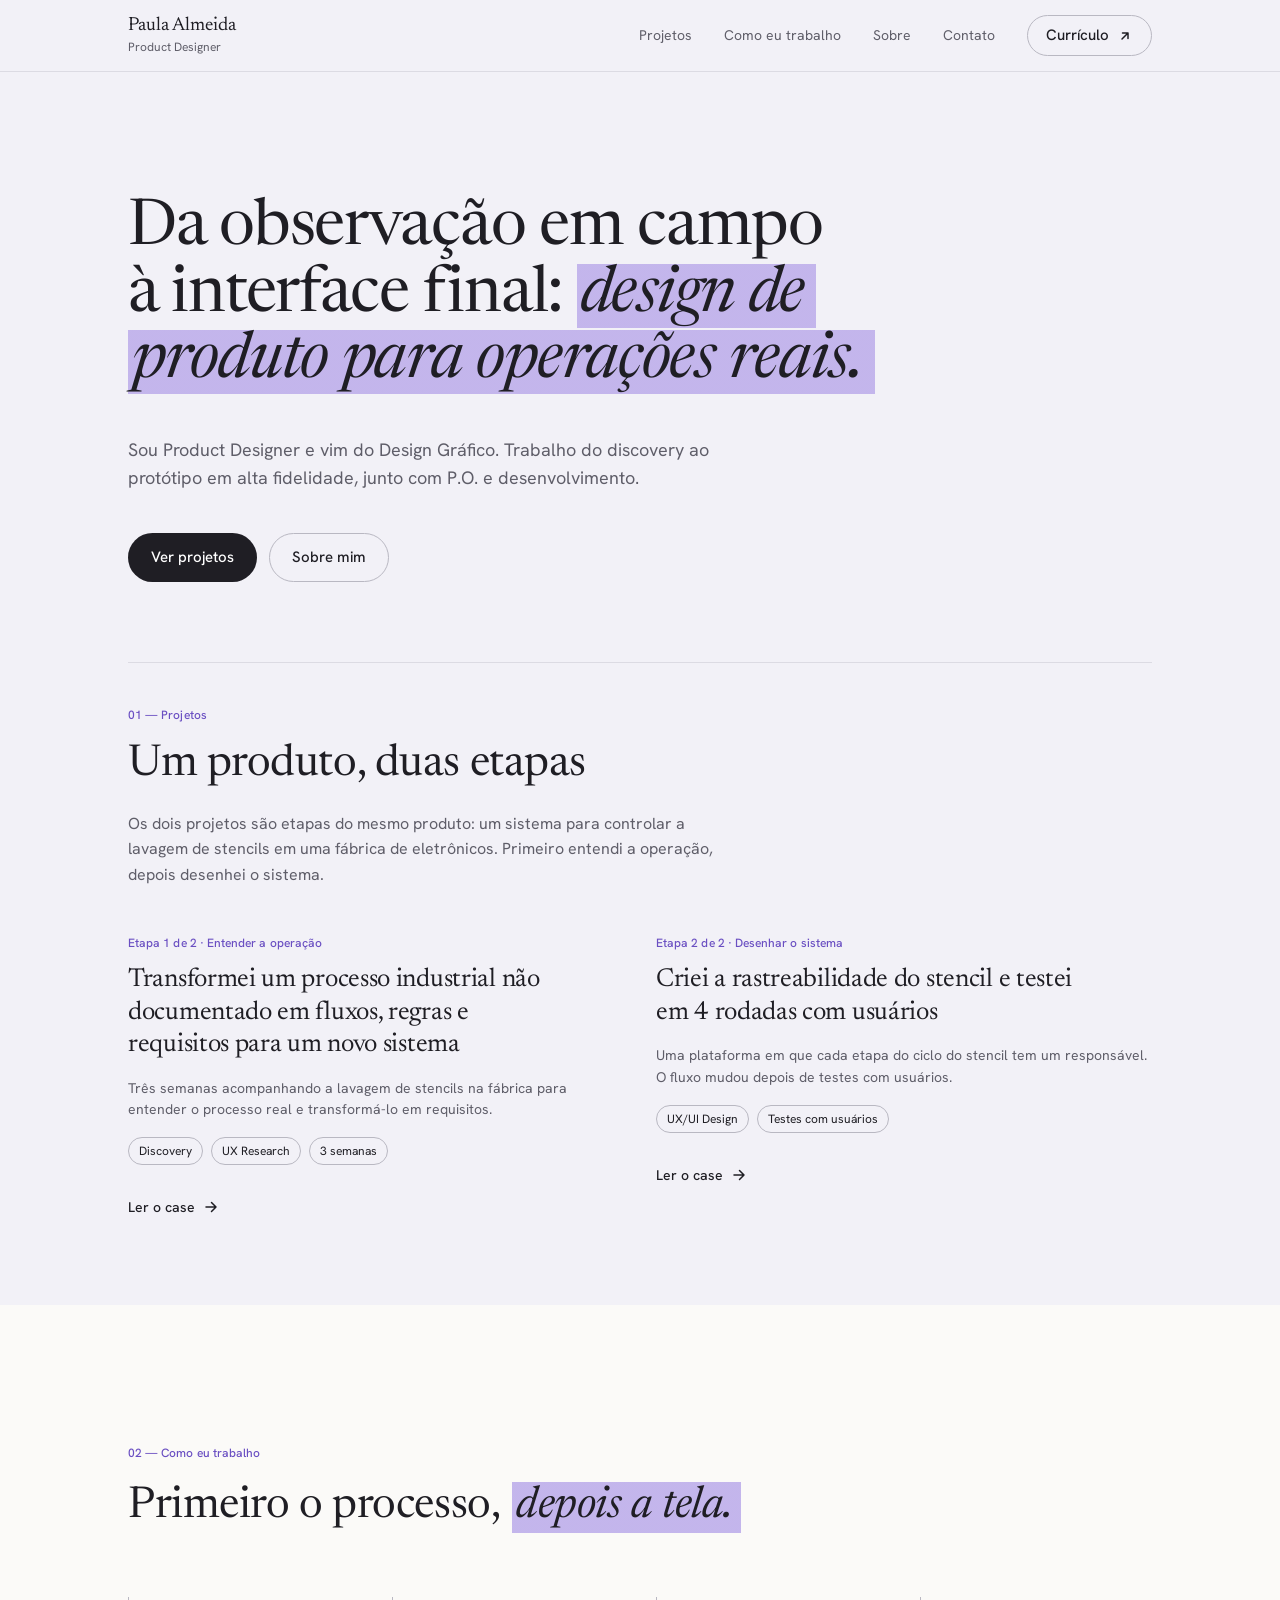
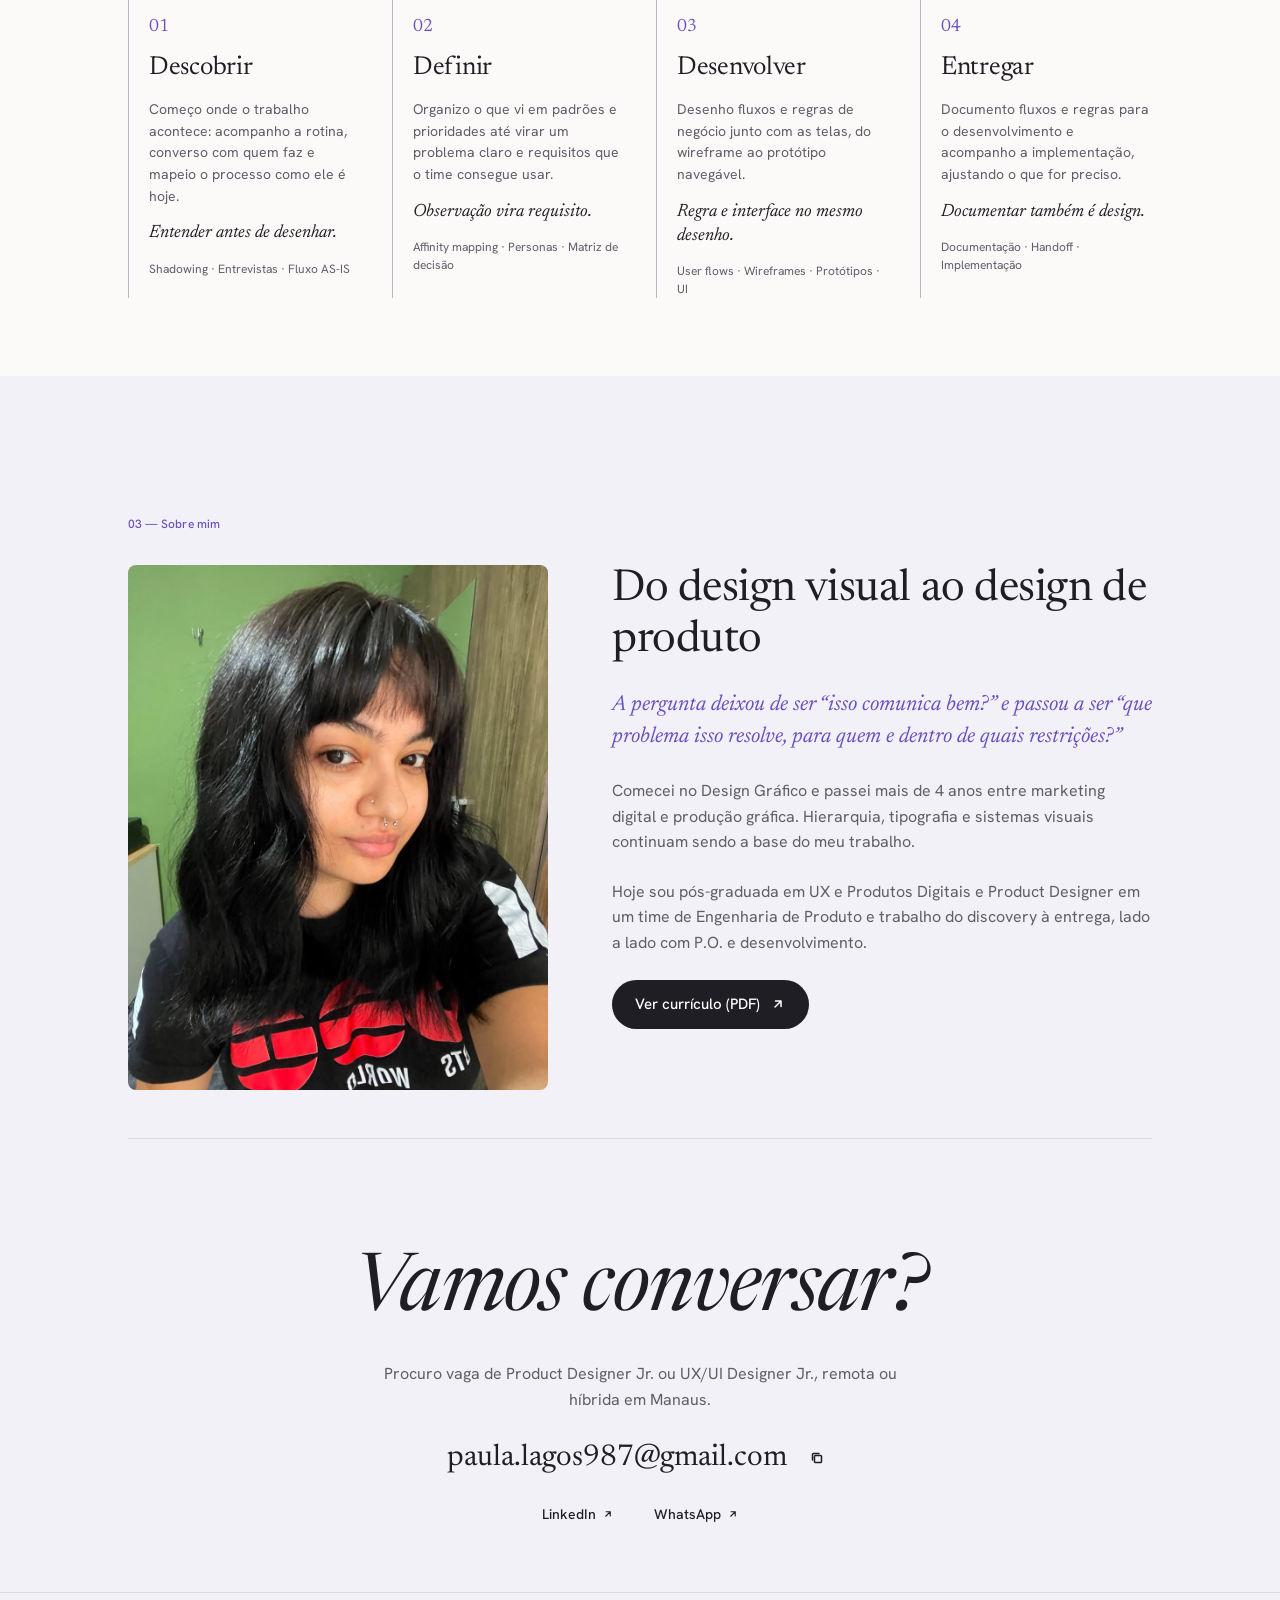
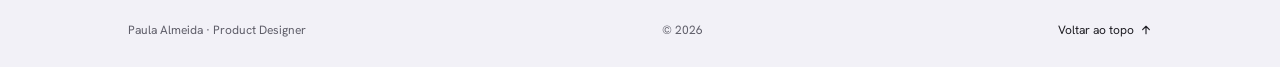
<file: index.html>
<!doctype html>
<html lang="pt-BR">
<head>
  <meta charset="utf-8">
  <meta name="viewport" content="width=device-width, initial-scale=1">
  <title>Paula Almeida · Product Designer</title>
  <meta name="description" content="Portfólio de Paula Almeida, Product Designer: do discovery ao protótipo em alta fidelidade.">
  <link rel="preconnect" href="https://fonts.googleapis.com">
  <link rel="preconnect" href="https://fonts.gstatic.com" crossorigin>
  <link href="https://fonts.googleapis.com/css2?family=Hanken+Grotesk:wght@400;500&family=Newsreader:ital,wght@0,400;1,400&display=swap" rel="stylesheet">
  <script>document.documentElement.classList.add('js');</script>
  <link rel="stylesheet" href="css/styles.css">
</head>
<body>

  <div class="site-header-wrap">
  <header class="site-header">
    <a class="brand" href="#topo" aria-label="Paula Almeida, Product Designer">
      <span class="brand__name">Paula Almeida</span>
      <span class="brand__role">Product Designer</span>
    </a>

    <nav class="nav" id="site-nav" aria-label="Principal">
      <a href="#projetos">Projetos</a>
      <a href="#como-eu-trabalho">Como eu trabalho</a>
      <a href="#sobre">Sobre</a>
      <a href="#contato">Contato</a>
      <a class="btn btn--outline btn--small" id="resume-link" href="https://fax-slaw-64623266.figma.site/" target="_blank" rel="noopener noreferrer">
        Currículo
        <img src="assets/icons/desktop-cv-small.svg" alt="" width="16" height="16" aria-hidden="true">
      </a>
    </nav>

    <button class="menu-toggle" type="button" aria-controls="site-nav" aria-expanded="false" aria-label="Abrir menu">
      <img src="assets/icons/mobile-menu.svg" alt="" width="16" height="16" aria-hidden="true">
    </button>
  </header>
  </div>

  <main id="topo">

    <section class="hero" aria-labelledby="hero-title">
      <h1 class="hero__title" id="hero-title">Da observação em<br class="br-mobile"> campo<br class="br-desktop"> à interface<br class="br-mobile"> final: <span class="highlight">design de</span><br> <span class="highlight">produto para<br class="br-mobile"> operações reais.</span></h1>

      <p class="hero__lead">Sou Product Designer e vim do Design Gráfico. Trabalho do discovery ao protótipo em alta fidelidade, junto com P.O. e desenvolvimento.</p>

      <div class="cta-group">
        <a class="btn btn--primary" href="#projetos">Ver projetos</a>
        <a class="btn btn--outline" href="#sobre">Sobre mim</a>
      </div>
    </section>

    <section class="projects" id="projetos" aria-labelledby="projetos-title">
      <div class="projects__inner">
        <p class="eyebrow">01 — Projetos</p>
        <h2 class="section-title" id="projetos-title">Um produto, duas etapas</h2>
        <p class="section-lead">Os dois projetos são etapas do mesmo produto: um sistema para controlar a lavagem de stencils em uma fábrica de eletrônicos. Primeiro entendi a operação, depois desenhei o sistema.</p>

        <div class="cards">
          <article class="project-card">
            <div class="project-card__media" role="img" aria-label="[Imagem do projeto — fluxo AS-IS ou foto de campo]">
              <span>[Imagem do projeto — fluxo AS-IS ou foto de campo]</span>
            </div>
            <p class="eyebrow eyebrow--sm">Etapa 1 de 2 · Entender a operação</p>
            <h3 class="card-title"><a class="card-title__link" href="cases/case-1.html">Transformei um processo industrial não documentado em fluxos, regras e requisitos para um novo sistema</a></h3>
            <p class="card-text">Três semanas acompanhando a lavagem de stencils na fábrica para entender o processo real e transformá-lo em requisitos.</p>
            <ul class="tags" aria-label="Tags">
              <li class="tag">Discovery</li>
              <li class="tag">UX Research</li>
              <li class="tag">3 semanas</li>
            </ul>
            <a class="link-arrow" href="cases/case-1.html">
              Ler o case
              <img src="assets/icons/desktop-arrow-right.svg" alt="" width="16" height="16" aria-hidden="true">
            </a>
          </article>

          <article class="project-card">
            <div class="project-card__media" role="img" aria-label="[Imagem do projeto — tela do Dashboard em alta fidelidade]">
              <span>[Imagem do projeto — tela do Dashboard em alta fidelidade]</span>
            </div>
            <p class="eyebrow eyebrow--sm">Etapa 2 de 2 · Desenhar o sistema</p>
            <h3 class="card-title"><a class="card-title__link" href="cases/case-2.html">Criei a rastreabilidade do stencil e testei em 4 rodadas com usuários</a></h3>
            <p class="card-text">Uma plataforma em que cada etapa do ciclo do stencil tem um responsável. O fluxo mudou depois de testes com usuários.</p>
            <ul class="tags" aria-label="Tags">
              <li class="tag">UX/UI Design</li>
              <li class="tag">Testes com usuários</li>
            </ul>
            <a class="link-arrow" href="cases/case-2.html">
              Ler o case
              <img src="assets/icons/desktop-arrow-right.svg" alt="" width="16" height="16" aria-hidden="true">
            </a>
          </article>
        </div>
      </div>
    </section>

    <section class="process" id="como-eu-trabalho" aria-labelledby="process-title">
      <p class="eyebrow">02 — Como eu trabalho</p>
      <h2 class="section-title section-title--process" id="process-title">
        Primeiro o processo,
        <span class="highlight highlight--process">depois a tela.</span>
      </h2>

      <ol class="steps">
        <li class="step">
          <p class="step__number">01</p>
          <h3 class="step__title">Descobrir</h3>
          <p class="step__desc">Começo onde o trabalho acontece: acompanho a rotina, converso com quem faz e mapeio o processo como ele é hoje.</p>
          <p class="step__motto">Entender antes de desenhar.</p>
          <p class="step__methods">Shadowing · Entrevistas · Fluxo AS-IS</p>
        </li>
        <li class="step">
          <p class="step__number">02</p>
          <h3 class="step__title">Definir</h3>
          <p class="step__desc">Organizo o que vi em padrões e prioridades até virar um problema claro e requisitos que o time consegue usar.</p>
          <p class="step__motto">Observação vira requisito.</p>
          <p class="step__methods">Affinity mapping · Personas · Matriz de decisão</p>
        </li>
        <li class="step">
          <p class="step__number">03</p>
          <h3 class="step__title">Desenvolver</h3>
          <p class="step__desc">Desenho fluxos e regras de negócio junto com as telas, do wireframe ao protótipo navegável.</p>
          <p class="step__motto">Regra e interface no mesmo desenho.</p>
          <p class="step__methods">User flows · Wireframes · Protótipos · UI</p>
        </li>
        <li class="step">
          <p class="step__number">04</p>
          <h3 class="step__title">Entregar</h3>
          <p class="step__desc">Documento fluxos e regras para o desenvolvimento e acompanho a implementação, ajustando o que for preciso.</p>
          <p class="step__motto">Documentar também é design.</p>
          <p class="step__methods">Documentação · Handoff · Implementação</p>
        </li>
      </ol>
    </section>

    <section class="about" id="sobre" aria-labelledby="sobre-title">
      <p class="eyebrow">03 — Sobre mim</p>
      <div class="about__row">
        <img class="about__photo" src="assets/images/paula.jpg" alt="Foto de Paula Almeida" width="960" height="1200" loading="lazy">
        <div class="about__text">
          <h2 class="section-title" id="sobre-title">Do design visual ao design de produto</h2>
          <p class="about__quote">A pergunta deixou de ser “isso comunica bem?” e passou a ser “que problema isso resolve, para quem e dentro de quais restrições?”</p>
          <p class="about__body">Comecei no Design Gráfico e passei mais de 4 anos entre marketing digital e produção gráfica. Hierarquia, tipografia e sistemas visuais continuam sendo a base do meu trabalho.</p>
          <p class="about__body">Hoje sou pós-graduada em UX e Produtos Digitais e Product Designer em um time de Engenharia de Produto e trabalho do discovery à entrega, lado a lado com P.O. e desenvolvimento.</p>
          <a class="btn btn--primary" href="#" data-resume-target>
            Ver currículo (PDF)
            <img src="assets/icons/desktop-cv.svg" alt="" width="16" height="16" aria-hidden="true">
          </a>
        </div>
      </div>
    </section>

    <section class="contact" id="contato" aria-labelledby="contato-title">
      <div class="contact__inner">
        <h2 class="contact__title" id="contato-title">Vamos conversar?</h2>
        <p class="contact__lead">Procuro vaga de Product Designer Jr. ou UX/UI Designer Jr., remota ou híbrida em Manaus.</p>

        <div class="email">
          <p class="email__address" id="email-address">paula.lagos987@gmail.com</p>
          <button class="icon-button" type="button" data-copy="Paula.lagos987@gmail.com" aria-label="Copiar e-mail" aria-describedby="email-address">
            <img class="icon-button__copy" src="assets/icons/desktop-copy.svg" alt="" width="16" height="16" aria-hidden="true">
            <img class="icon-button__check" src="assets/icons/check.svg" alt="" width="16" height="16" aria-hidden="true">
            <span class="tooltip" aria-hidden="true">E-mail copiado!</span>
          </button>
        </div>

        <div class="socials">
          <a class="social-link" href="https://linkedin.com/in/pauladsg0" target="_blank" rel="noopener noreferrer">
            LinkedIn
            <img src="assets/icons/desktop-arrow-up-right.svg" alt="" width="12" height="12" aria-hidden="true">
          </a>
          <a class="social-link" href="https://api.whatsapp.com/send/?phone=5592994893552&amp;text&amp;type=phone_number&amp;app_absent=0" target="_blank" rel="noopener noreferrer">
            WhatsApp
            <img src="assets/icons/desktop-arrow-up-right.svg" alt="" width="12" height="12" aria-hidden="true">
          </a>
        </div>
      </div>
    </section>

  </main>

  <footer class="site-footer">
    <p class="site-footer__text">Paula Almeida · Product Designer</p>
    <p class="site-footer__text site-footer__year">© 2026</p>
    <a class="site-footer__top" href="#topo">
      Voltar ao topo
      <img src="assets/icons/desktop-arrow-up.svg" alt="" width="12" height="12" aria-hidden="true">
    </a>
  </footer>

  <script src="js/main.js"></script>
</body>
</html>
</file>
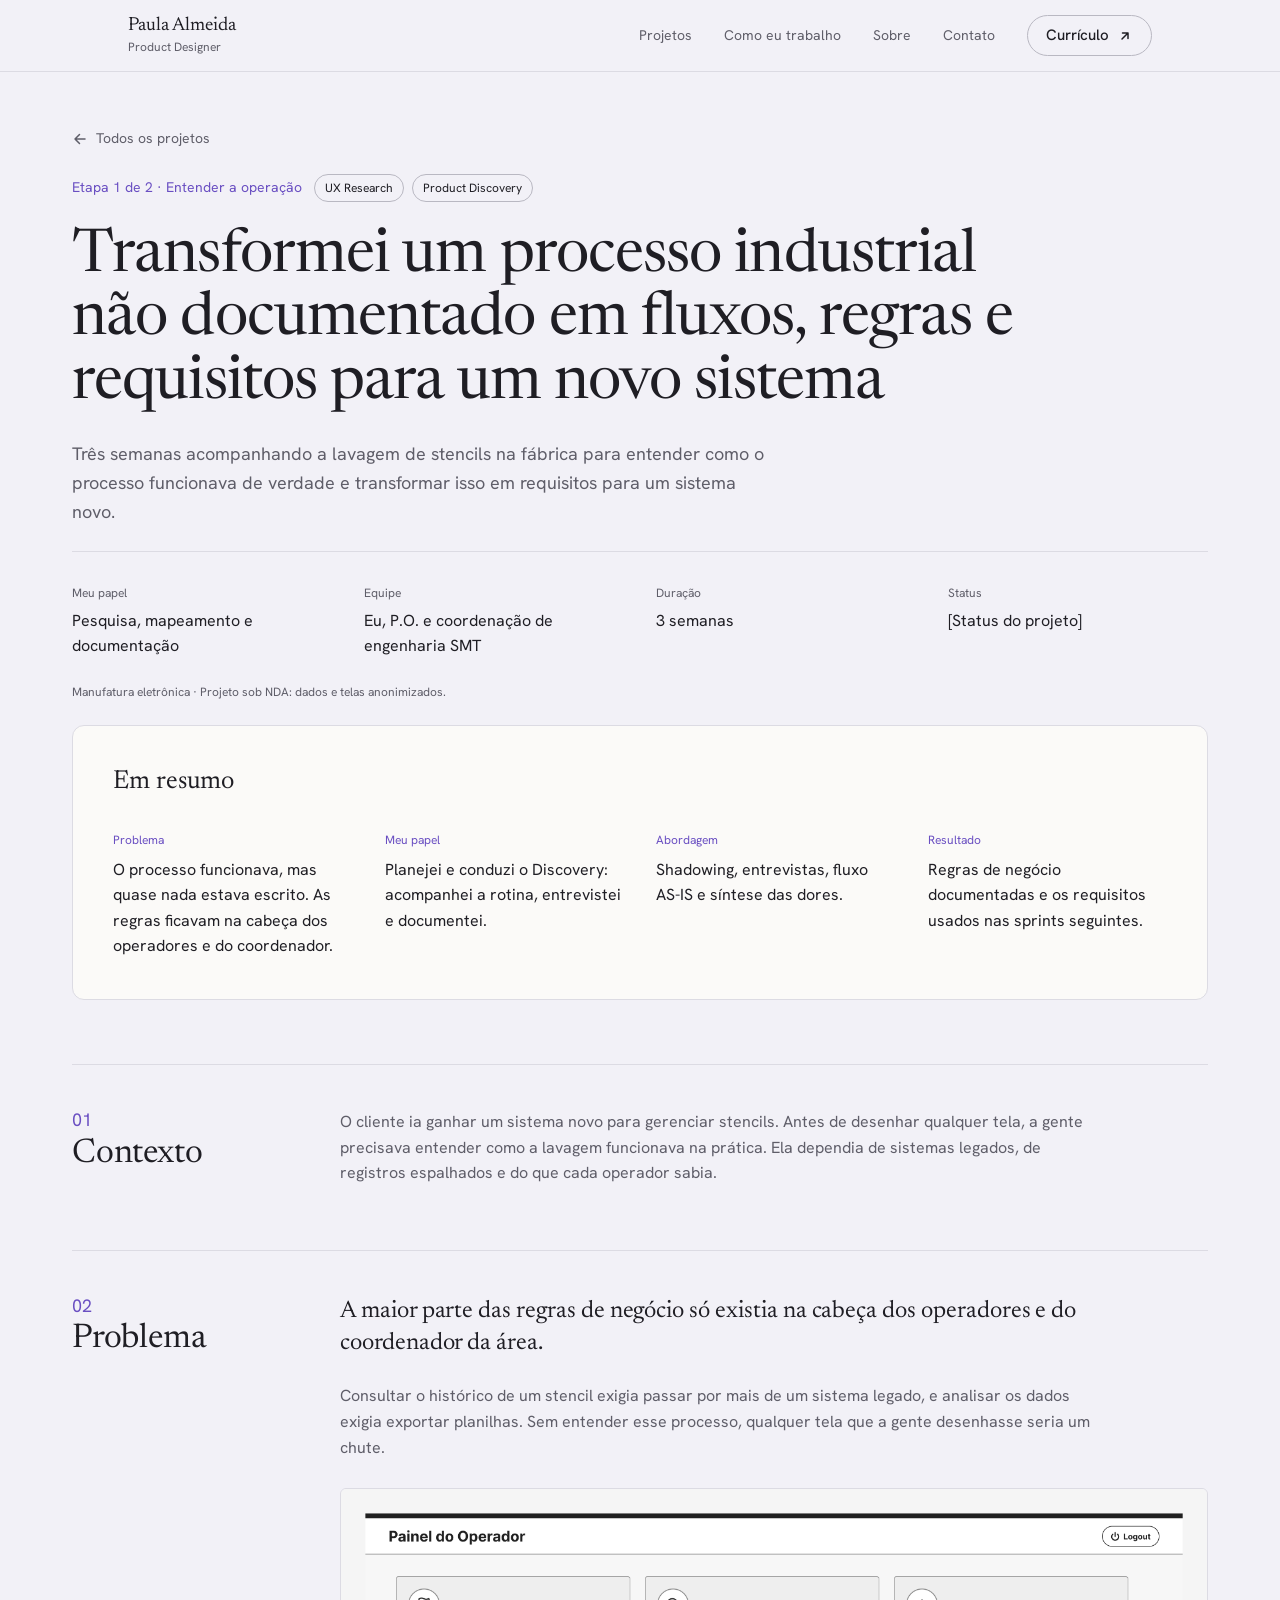
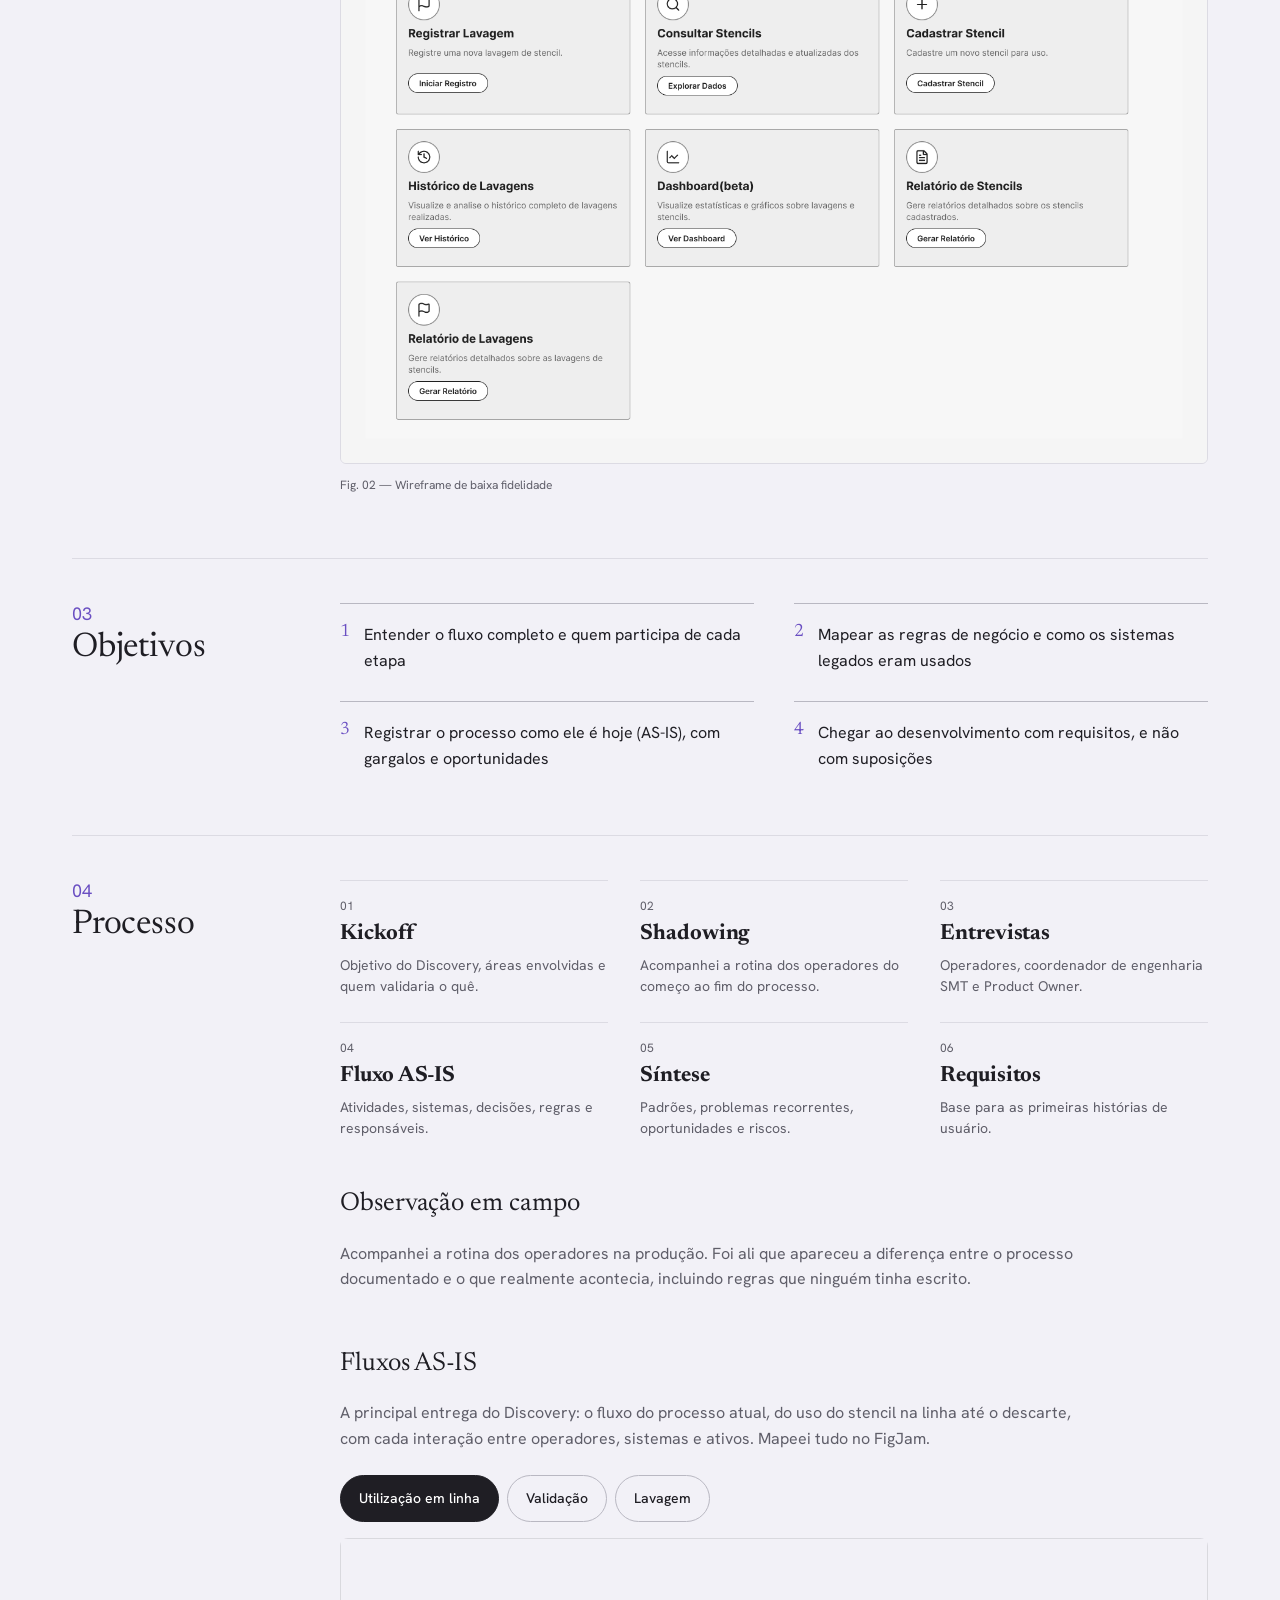
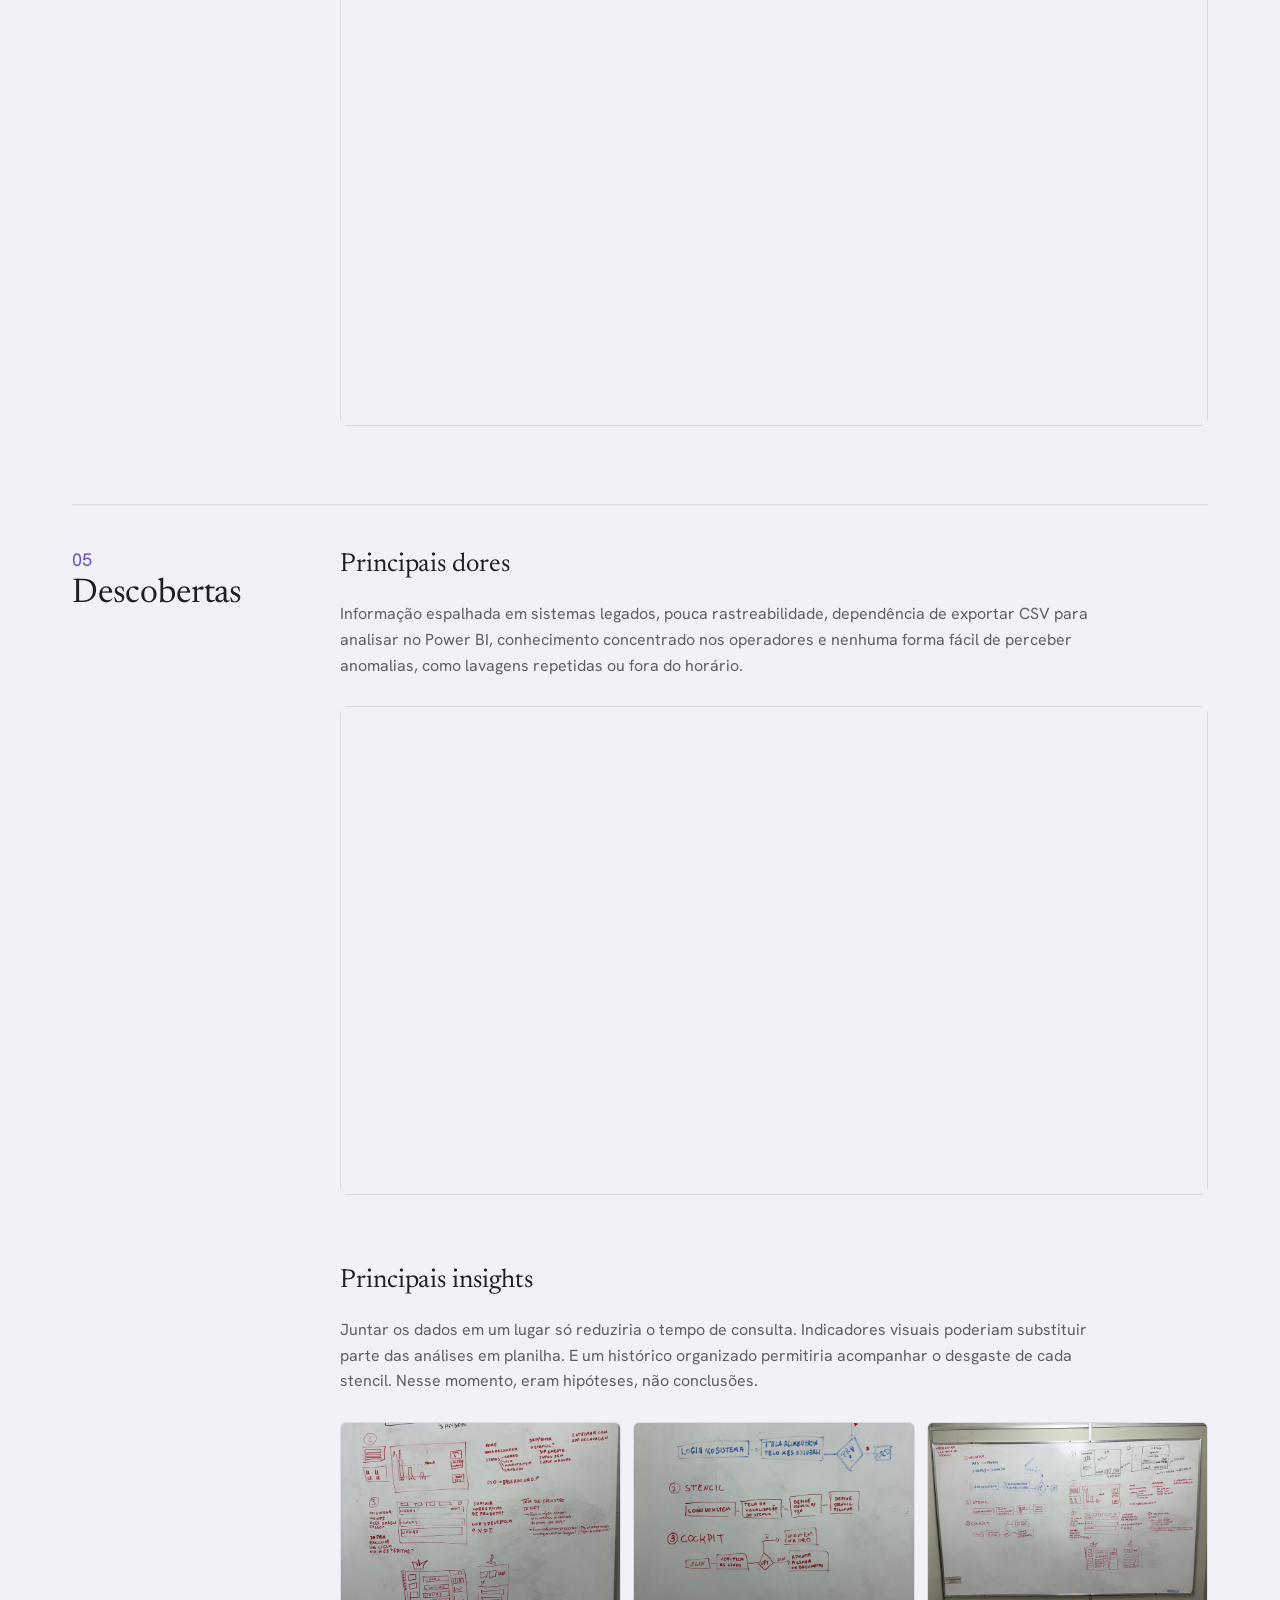
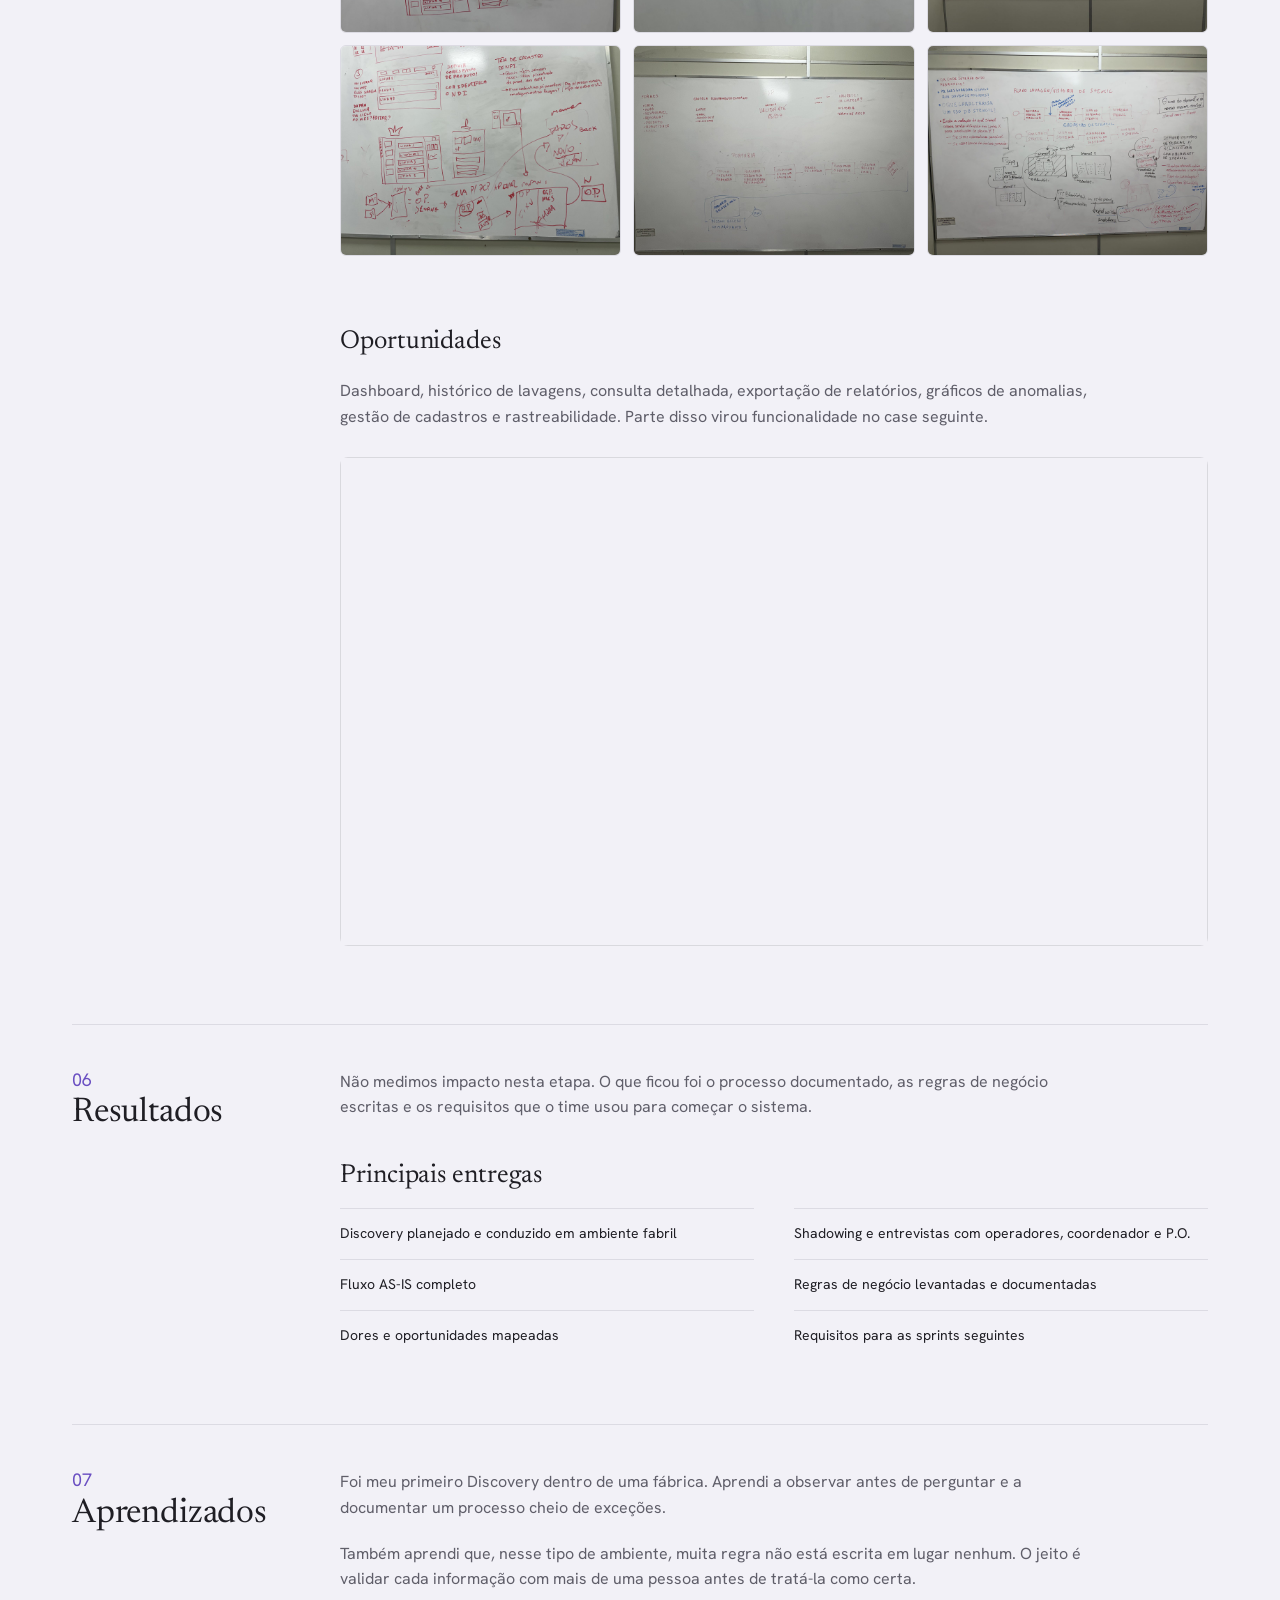
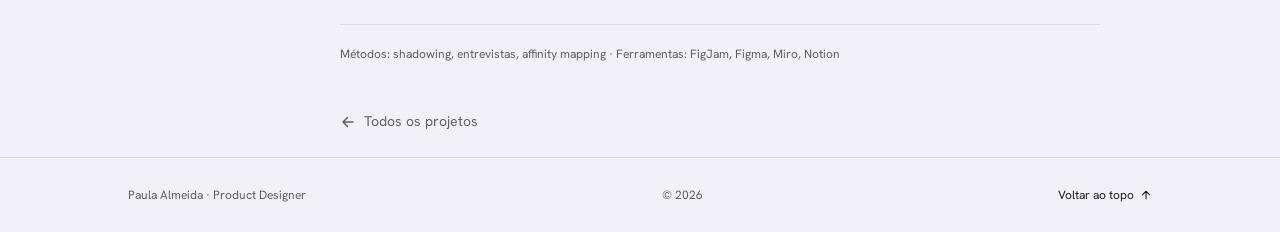
<file: cases/case-1.html>
<!doctype html>
<html lang="pt-BR">
<head>
  <meta charset="utf-8">
  <meta name="viewport" content="width=device-width, initial-scale=1">
  <title>Estudo de caso 1 · Discovery · Paula Almeida</title>
  <meta name="description" content="Estudo de caso: Discovery de um processo industrial de lavagem de stencils.">
  <link rel="preconnect" href="https://fonts.googleapis.com">
  <link rel="preconnect" href="https://fonts.gstatic.com" crossorigin>
  <link href="https://fonts.googleapis.com/css2?family=Hanken+Grotesk:wght@400;500&family=Newsreader:ital,wght@0,400;1,400&display=swap" rel="stylesheet">
  <link rel="stylesheet" href="../css/styles.css">
  <link rel="stylesheet" href="../css/cases.css">
</head>
<body>

  <div class="site-header-wrap">
  <header class="site-header">
    <a class="brand" href="../index.html" aria-label="Paula Almeida, Product Designer">
      <span class="brand__name">Paula Almeida</span>
      <span class="brand__role">Product Designer</span>
    </a>

    <nav class="nav" id="site-nav" aria-label="Principal">
      <a href="../index.html#projetos">Projetos</a>
      <a href="../index.html#como-eu-trabalho">Como eu trabalho</a>
      <a href="../index.html#sobre">Sobre</a>
      <a href="../index.html#contato">Contato</a>
      <a class="btn btn--outline btn--small" href="https://fax-slaw-64623266.figma.site/" target="_blank" rel="noopener noreferrer">
        Currículo
        <img src="../assets/icons/desktop-cv-small.svg" alt="" width="16" height="16" aria-hidden="true">
      </a>
    </nav>

    <button class="menu-toggle" type="button" aria-controls="site-nav" aria-expanded="false" aria-label="Abrir menu">
      <img src="../assets/icons/mobile-menu.svg" alt="" width="16" height="16" aria-hidden="true">
    </button>
  </header>
  </div>

  <main id="topo">

    <div class="case-wrap">

      <section class="case-intro" aria-labelledby="case-title">
        <a class="case-back" href="../index.html#projetos">
          <img src="../assets/icons/link-back.svg" alt="" width="16" height="16" aria-hidden="true">
          Todos os projetos
        </a>

        <div class="case-eyebrow-row">
          <p class="case-eyebrow">Etapa 1 de 2 · Entender a operação</p>
          <div class="tags">
            <span class="tag">UX Research</span>
            <span class="tag">Product Discovery</span>
          </div>
        </div>

        <h1 class="case-title" id="case-title">Transformei um processo industrial não documentado em fluxos, regras e requisitos para um novo sistema</h1>

        <p class="case-lead">Três semanas acompanhando a lavagem de stencils na fábrica para entender como o processo funcionava de verdade e transformar isso em requisitos para um sistema novo.</p>

        <div class="case-meta">
          <div class="case-meta__item">
            <p class="case-label">Meu papel</p>
            <p class="case-value">Pesquisa, mapeamento e documentação</p>
          </div>
          <div class="case-meta__item">
            <p class="case-label">Equipe</p>
            <p class="case-value">Eu, P.O. e coordenação de engenharia SMT</p>
          </div>
          <div class="case-meta__item">
            <p class="case-label">Duração</p>
            <p class="case-value">3 semanas</p>
          </div>
          <div class="case-meta__item">
            <p class="case-label">Status</p>
            <p class="case-value">[Status do projeto]</p>
          </div>
        </div>

        <p class="case-note-line">Manufatura eletrônica · Projeto sob NDA: dados e telas anonimizados.</p>

        <div class="case-summary">
          <p class="case-summary__title">Em resumo</p>
          <div class="case-summary__grid">
            <div class="case-summary__item">
              <p class="case-summary__label">Problema</p>
              <p class="case-summary__text">O processo funcionava, mas quase nada estava escrito. As regras ficavam na cabeça dos operadores e do coordenador.</p>
            </div>
            <div class="case-summary__item">
              <p class="case-summary__label">Meu papel</p>
              <p class="case-summary__text">Planejei e conduzi o Discovery: acompanhei a rotina, entrevistei e documentei.</p>
            </div>
            <div class="case-summary__item">
              <p class="case-summary__label">Abordagem</p>
              <p class="case-summary__text">Shadowing, entrevistas, fluxo AS-IS e síntese das dores.</p>
            </div>
            <div class="case-summary__item">
              <p class="case-summary__label">Resultado</p>
              <p class="case-summary__text">Regras de negócio documentadas e os requisitos usados nas sprints seguintes.</p>
            </div>
          </div>
        </div>
      </section>

      <!-- 01 Contexto -->
      <section class="case-section" aria-labelledby="c1-contexto">
        <div class="case-section__grid">
          <div class="case-section__head">
            <span class="case-section__num">01</span>
            <h2 class="case-section__title" id="c1-contexto">Contexto</h2>
          </div>
          <div class="case-section__body">
            <p class="case-text">O cliente ia ganhar um sistema novo para gerenciar stencils. Antes de desenhar qualquer tela, a gente precisava entender como a lavagem funcionava na prática. Ela dependia de sistemas legados, de registros espalhados e do que cada operador sabia.</p>
          </div>
        </div>
      </section>

      <!-- 02 Problema -->
      <section class="case-section" aria-labelledby="c1-problema">
        <div class="case-section__grid">
          <div class="case-section__head">
            <span class="case-section__num">02</span>
            <h2 class="case-section__title" id="c1-problema">Problema</h2>
          </div>
          <div class="case-section__body">
            <p class="case-statement">A maior parte das regras de negócio só existia na cabeça dos operadores e do coordenador da área.</p>
            <div class="case-gap-24"></div>
            <p class="case-text">Consultar o histórico de um stencil exigia passar por mais de um sistema legado, e analisar os dados exigia exportar planilhas. Sem entender esse processo, qualquer tela que a gente desenhasse seria um chute.</p>
            <div class="case-gap-28"></div>
            <figure class="case-figure">
              <img class="case-figure__img" src="../assets/images/case-1/wireframe-problema.png" width="1419" height="940" loading="lazy" alt="Wireframe de baixa fidelidade do Painel do Operador, com cabeçalho e cartões de ação">
            </figure>
            <div class="case-gap-12"></div>
            <p class="case-caption">Fig. 02 — Wireframe de baixa fidelidade</p>
          </div>
        </div>
      </section>

      <!-- 03 Objetivos -->
      <section class="case-section" aria-labelledby="c1-objetivos">
        <div class="case-section__grid">
          <div class="case-section__head">
            <span class="case-section__num">03</span>
            <h2 class="case-section__title" id="c1-objetivos">Objetivos</h2>
          </div>
          <div class="case-section__body">
            <div class="case-grid-2">
              <div class="case-numbered"><span class="case-numbered__num">1</span><p class="case-numbered__text">Entender o fluxo completo e quem participa de cada etapa</p></div>
              <div class="case-numbered"><span class="case-numbered__num">2</span><p class="case-numbered__text">Mapear as regras de negócio e como os sistemas legados eram usados</p></div>
              <div class="case-numbered"><span class="case-numbered__num">3</span><p class="case-numbered__text">Registrar o processo como ele é hoje (AS-IS), com gargalos e oportunidades</p></div>
              <div class="case-numbered"><span class="case-numbered__num">4</span><p class="case-numbered__text">Chegar ao desenvolvimento com requisitos, e não com suposições</p></div>
            </div>
          </div>
        </div>
      </section>

      <!-- 04 Processo -->
      <section class="case-section" aria-labelledby="c1-processo">
        <div class="case-section__grid">
          <div class="case-section__head">
            <span class="case-section__num">04</span>
            <h2 class="case-section__title" id="c1-processo">Processo</h2>
          </div>
          <div class="case-section__body">
            <div class="case-steps">
              <div class="case-step"><span class="case-step__num">01</span><h3 class="case-step__title">Kickoff</h3><p class="case-step__text">Objetivo do Discovery, áreas envolvidas e quem validaria o quê.</p></div>
              <div class="case-step"><span class="case-step__num">02</span><h3 class="case-step__title">Shadowing</h3><p class="case-step__text">Acompanhei a rotina dos operadores do começo ao fim do processo.</p></div>
              <div class="case-step"><span class="case-step__num">03</span><h3 class="case-step__title">Entrevistas</h3><p class="case-step__text">Operadores, coordenador de engenharia SMT e Product Owner.</p></div>
              <div class="case-step"><span class="case-step__num">04</span><h3 class="case-step__title">Fluxo AS-IS</h3><p class="case-step__text">Atividades, sistemas, decisões, regras e responsáveis.</p></div>
              <div class="case-step"><span class="case-step__num">05</span><h3 class="case-step__title">Síntese</h3><p class="case-step__text">Padrões, problemas recorrentes, oportunidades e riscos.</p></div>
              <div class="case-step"><span class="case-step__num">06</span><h3 class="case-step__title">Requisitos</h3><p class="case-step__text">Base para as primeiras histórias de usuário.</p></div>
            </div>

            <div class="case-gap-48"></div>
            <h3 class="case-heading">Observação em campo</h3>
            <div class="case-gap-20"></div>
            <p class="case-text">Acompanhei a rotina dos operadores na produção. Foi ali que apareceu a diferença entre o processo documentado e o que realmente acontecia, incluindo regras que ninguém tinha escrito.</p>
            <div class="case-gap-56"></div>
            <h3 class="case-heading">Fluxos AS-IS</h3>
            <div class="case-gap-20"></div>
            <p class="case-text">A principal entrega do Discovery: o fluxo do processo atual, do uso do stencil na linha até o descarte, com cada interação entre operadores, sistemas e ativos. Mapeei tudo no FigJam.</p>
            <div class="case-gap-24"></div>
            <div class="case-tabs" role="group" aria-label="Escolher fluxo">
              <button class="case-tab case-tab--active" type="button" aria-pressed="true" data-flow-title="Fluxo de utilização em linha" data-flow-src="https://embed.figma.com/board/pyIdw0ciKdFrDu6HRNGVVp/Fluxos-do-Stencil?node-id=1-766&embed-host=share">Utilização em linha</button>
              <button class="case-tab" type="button" aria-pressed="false" data-flow-title="Fluxo de validação" data-flow-src="https://embed.figma.com/board/pyIdw0ciKdFrDu6HRNGVVp/Fluxos-do-Stencil?node-id=1-2296&embed-host=share">Validação</button>
              <button class="case-tab" type="button" aria-pressed="false" data-flow-title="Fluxo de lavagem" data-flow-src="https://embed.figma.com/board/pyIdw0ciKdFrDu6HRNGVVp/Fluxos-do-Stencil?node-id=1-1268&embed-host=share">Lavagem</button>
            </div>
            <div class="case-gap-16"></div>
            <div class="case-figma">
              <iframe id="flow-frame" title="Fluxo de utilização em linha" src="https://embed.figma.com/board/pyIdw0ciKdFrDu6HRNGVVp/Fluxos-do-Stencil?node-id=1-766&embed-host=share" width="800" height="450" allowfullscreen loading="lazy"></iframe>
            </div>
            <div class="case-gap-14"></div>
          </div>
        </div>
      </section>

      <!-- 05 Descobertas -->
      <section class="case-section" aria-labelledby="c1-descobertas">
        <div class="case-section__grid">
          <div class="case-section__head">
            <span class="case-section__num">05</span>
            <h2 class="case-section__title" id="c1-descobertas">Descobertas</h2>
          </div>
          <div class="case-section__body">
            <h3 class="case-heading">Principais dores</h3>
            <div class="case-gap-20"></div>
            <p class="case-text">Informação espalhada em sistemas legados, pouca rastreabilidade, dependência de exportar CSV para analisar no Power BI, conhecimento concentrado nos operadores e nenhuma forma fácil de perceber anomalias, como lavagens repetidas ou fora do horário.</p>
            <div class="case-gap-28"></div>
            <div class="case-figma">
              <iframe title="Affinity mapping das dores" src="https://embed.figma.com/board/pyIdw0ciKdFrDu6HRNGVVp/Fluxos-do-Stencil?node-id=12-494&embed-host=share" width="800" height="450" allowfullscreen loading="lazy"></iframe>
            </div>
            <div class="case-gap-14"></div>
            <div class="case-gap-56"></div>
            <h3 class="case-heading">Principais insights</h3>
            <div class="case-gap-20"></div>
            <p class="case-text">Juntar os dados em um lugar só reduziria o tempo de consulta. Indicadores visuais poderiam substituir parte das análises em planilha. E um histórico organizado permitiria acompanhar o desgaste de cada stencil. Nesse momento, eram hipóteses, não conclusões.</p>
            <div class="case-gap-28"></div>
            <div class="case-gallery case-gallery--photos">
              <button class="case-gallery__item" type="button" data-lightbox-index="0" aria-label="Ampliar imagem 1 de 6">
                <img src="../assets/images/case-1/opportunities/opportunity-01.jpg" width="1600" height="2133" loading="lazy" alt="Quadro de oportunidades, imagem 1 de 6">
              </button>
              <button class="case-gallery__item" type="button" data-lightbox-index="1" aria-label="Ampliar imagem 2 de 6">
                <img src="../assets/images/case-1/opportunities/opportunity-02.jpg" width="1600" height="2133" loading="lazy" alt="Quadro de oportunidades, imagem 2 de 6">
              </button>
              <button class="case-gallery__item" type="button" data-lightbox-index="2" aria-label="Ampliar imagem 3 de 6">
                <img src="../assets/images/case-1/opportunities/opportunity-03.jpg" width="1600" height="1200" loading="lazy" alt="Quadro de oportunidades, imagem 3 de 6">
              </button>
              <button class="case-gallery__item" type="button" data-lightbox-index="3" aria-label="Ampliar imagem 4 de 6">
                <img src="../assets/images/case-1/opportunities/opportunity-04.jpg" width="1600" height="1200" loading="lazy" alt="Quadro de oportunidades, imagem 4 de 6">
              </button>
              <button class="case-gallery__item" type="button" data-lightbox-index="4" aria-label="Ampliar imagem 5 de 6">
                <img src="../assets/images/case-1/opportunities/opportunity-05.jpg" width="1600" height="1200" loading="lazy" alt="Quadro de oportunidades, imagem 5 de 6">
              </button>
              <button class="case-gallery__item" type="button" data-lightbox-index="5" aria-label="Ampliar imagem 6 de 6">
                <img src="../assets/images/case-1/opportunities/opportunity-06.jpg" width="1600" height="1200" loading="lazy" alt="Quadro de oportunidades, imagem 6 de 6">
              </button>
            </div>
            <div class="case-gap-14"></div>
            <div class="case-gap-56"></div>
            <h3 class="case-heading">Oportunidades</h3>
            <div class="case-gap-20"></div>
            <p class="case-text">Dashboard, histórico de lavagens, consulta detalhada, exportação de relatórios, gráficos de anomalias, gestão de cadastros e rastreabilidade. Parte disso virou funcionalidade no case seguinte.</p>
            <div class="case-gap-28"></div>
            <div class="case-figma">
              <iframe title="Matriz de oportunidades" src="https://embed.figma.com/board/pyIdw0ciKdFrDu6HRNGVVp/Fluxos-do-Stencil?node-id=13-2772&embed-host=share" width="800" height="450" allowfullscreen loading="lazy"></iframe>
            </div>
            <div class="case-gap-14"></div>
          </div>
        </div>
      </section>

      <!-- 06 Resultados -->
      <section class="case-section" aria-labelledby="c1-resultados">
        <div class="case-section__grid">
          <div class="case-section__head">
            <span class="case-section__num">06</span>
            <h2 class="case-section__title" id="c1-resultados">Resultados</h2>
          </div>
          <div class="case-section__body">
            <p class="case-text">Não medimos impacto nesta etapa. O que ficou foi o processo documentado, as regras de negócio escritas e os requisitos que o time usou para começar o sistema.</p>
            <div class="case-gap-40"></div>
            <h3 class="case-heading">Principais entregas</h3>
            <div class="case-gap-16"></div>
            <div class="case-deliveries">
              <p class="case-delivery">Discovery planejado e conduzido em ambiente fabril</p>
              <p class="case-delivery">Shadowing e entrevistas com operadores, coordenador e P.O.</p>
              <p class="case-delivery">Fluxo AS-IS completo</p>
              <p class="case-delivery">Regras de negócio levantadas e documentadas</p>
              <p class="case-delivery">Dores e oportunidades mapeadas</p>
              <p class="case-delivery">Requisitos para as sprints seguintes</p>
            </div>
          </div>
        </div>
      </section>

      <!-- 07 Aprendizados -->
      <section class="case-section" aria-labelledby="c1-aprendizados">
        <div class="case-section__grid">
          <div class="case-section__head">
            <span class="case-section__num">07</span>
            <h2 class="case-section__title" id="c1-aprendizados">Aprendizados</h2>
          </div>
          <div class="case-section__body">
            <p class="case-text">Foi meu primeiro Discovery dentro de uma fábrica. Aprendi a observar antes de perguntar e a documentar um processo cheio de exceções.</p>
            <div class="case-gap-20"></div>
            <p class="case-text">Também aprendi que, nesse tipo de ambiente, muita regra não está escrita em lugar nenhum. O jeito é validar cada informação com mais de uma pessoa antes de tratá-la como certa.</p>
            <div class="case-gap-32"></div>
            <p class="case-note">Métodos: shadowing, entrevistas, affinity mapping · Ferramentas: FigJam, Figma, Miro, Notion</p>
            <div class="case-end">
              <a class="case-back" href="../index.html#projetos">
                <img src="../assets/icons/link-back.svg" alt="" width="16" height="16" aria-hidden="true">
                Todos os projetos
              </a>
            </div>
          </div>
        </div>
      </section>

    </div>

  </main>

  <footer class="site-footer">
    <p class="site-footer__text">Paula Almeida · Product Designer</p>
    <p class="site-footer__text site-footer__year">© 2026</p>
    <a class="site-footer__top" href="#topo">
      Voltar ao topo
      <img src="../assets/icons/desktop-arrow-up.svg" alt="" width="12" height="12" aria-hidden="true">
    </a>
  </footer>

  <dialog class="case-lightbox" id="case-lightbox" aria-label="Imagem ampliada">
    <button class="case-lightbox__close" type="button" aria-label="Fechar imagem ampliada">
      <svg width="16" height="16" viewBox="0 0 16 16" fill="none" aria-hidden="true"><path d="M3 3L13 13M13 3L3 13" stroke="currentColor" stroke-width="1.5" stroke-linecap="round"/></svg>
    </button>
    <img class="case-lightbox__img" id="case-lightbox-img" alt="">
  </dialog>

  <script src="../js/main.js"></script>
  <script src="../js/case-1.js"></script>
</body>
</html>
</file>
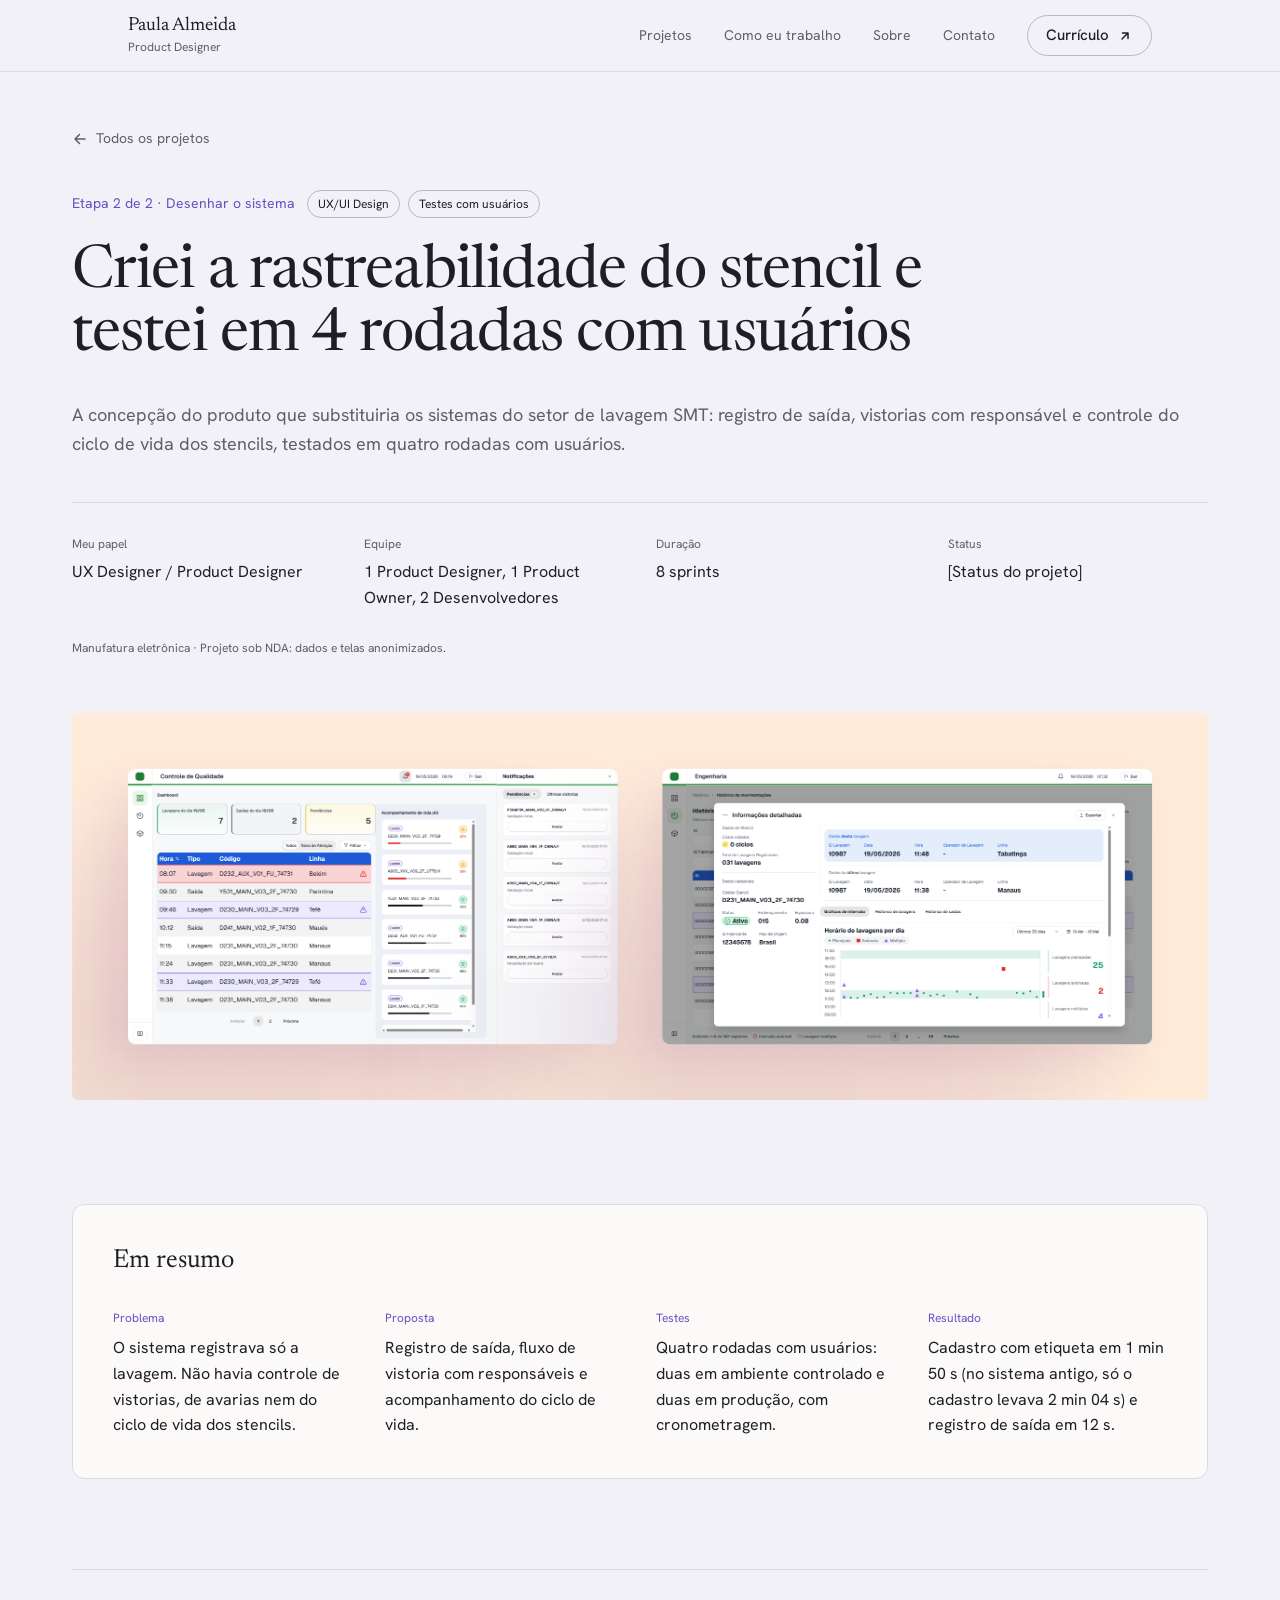
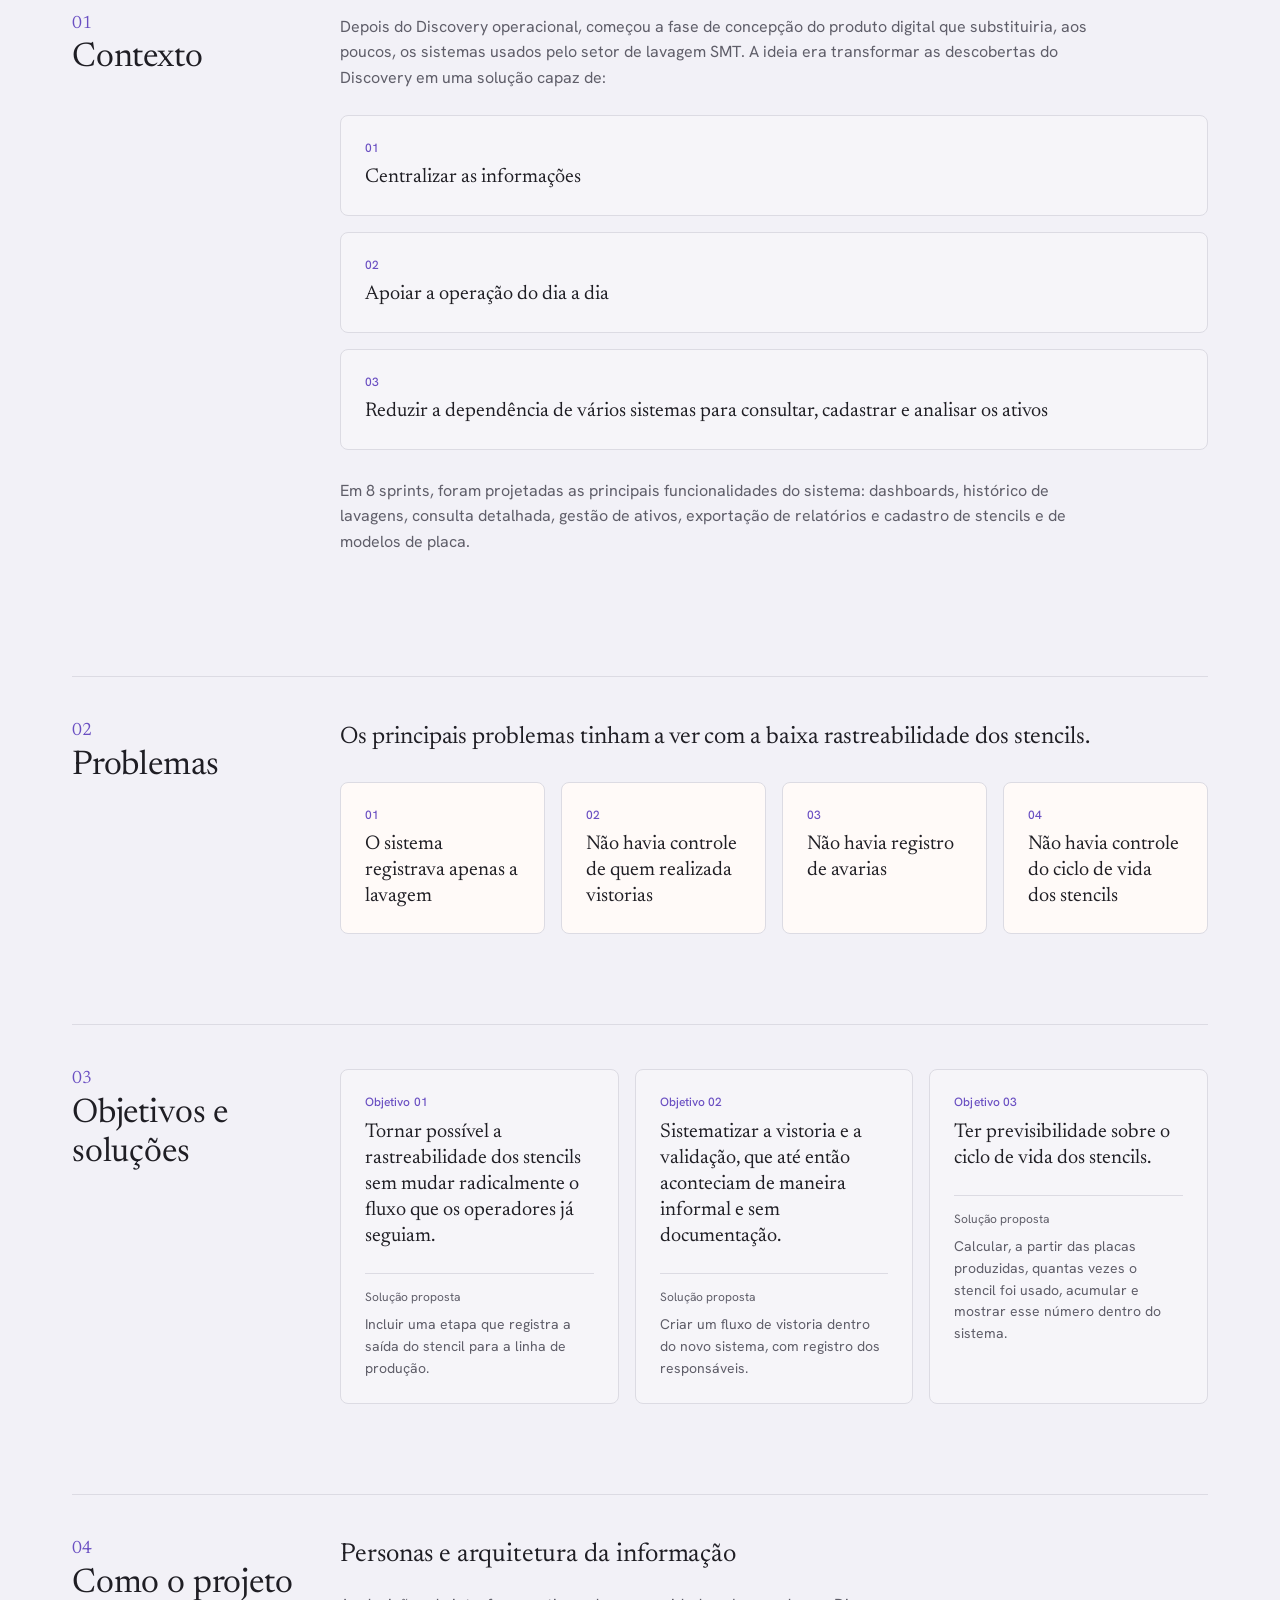
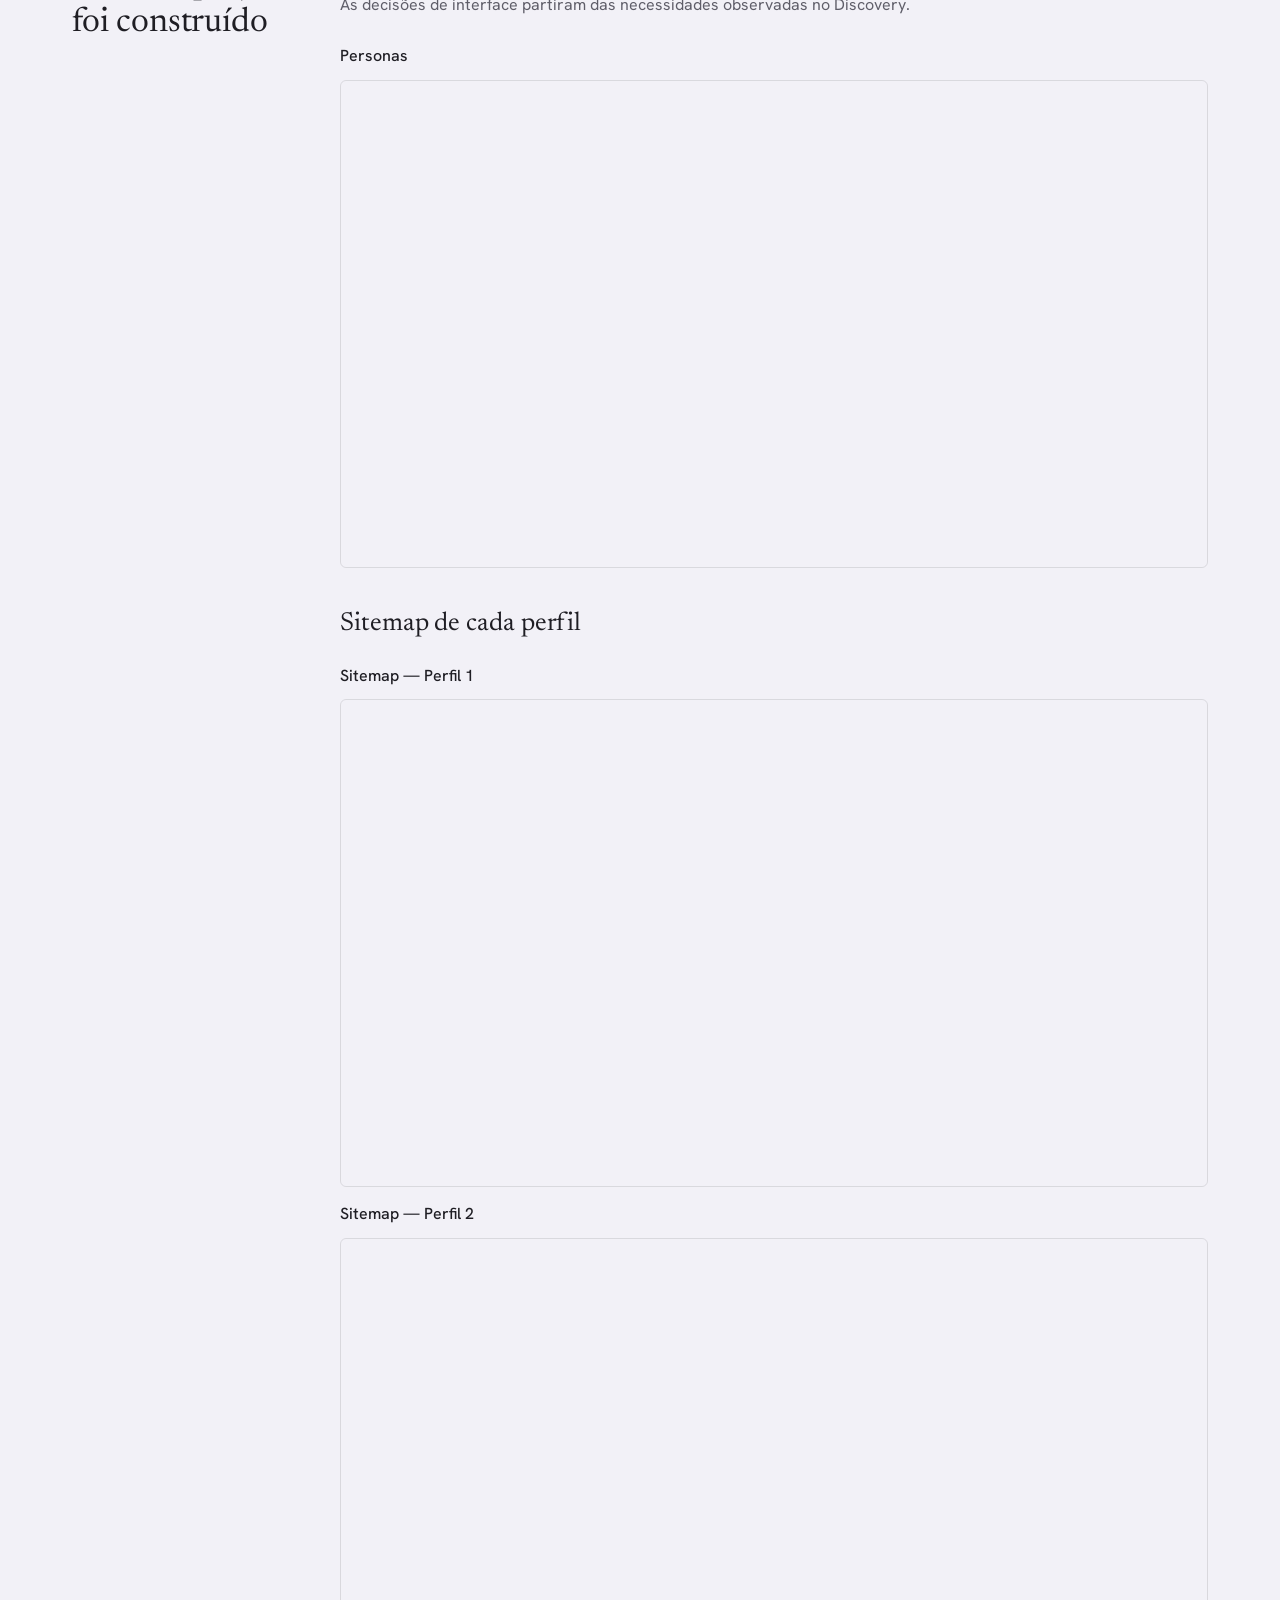
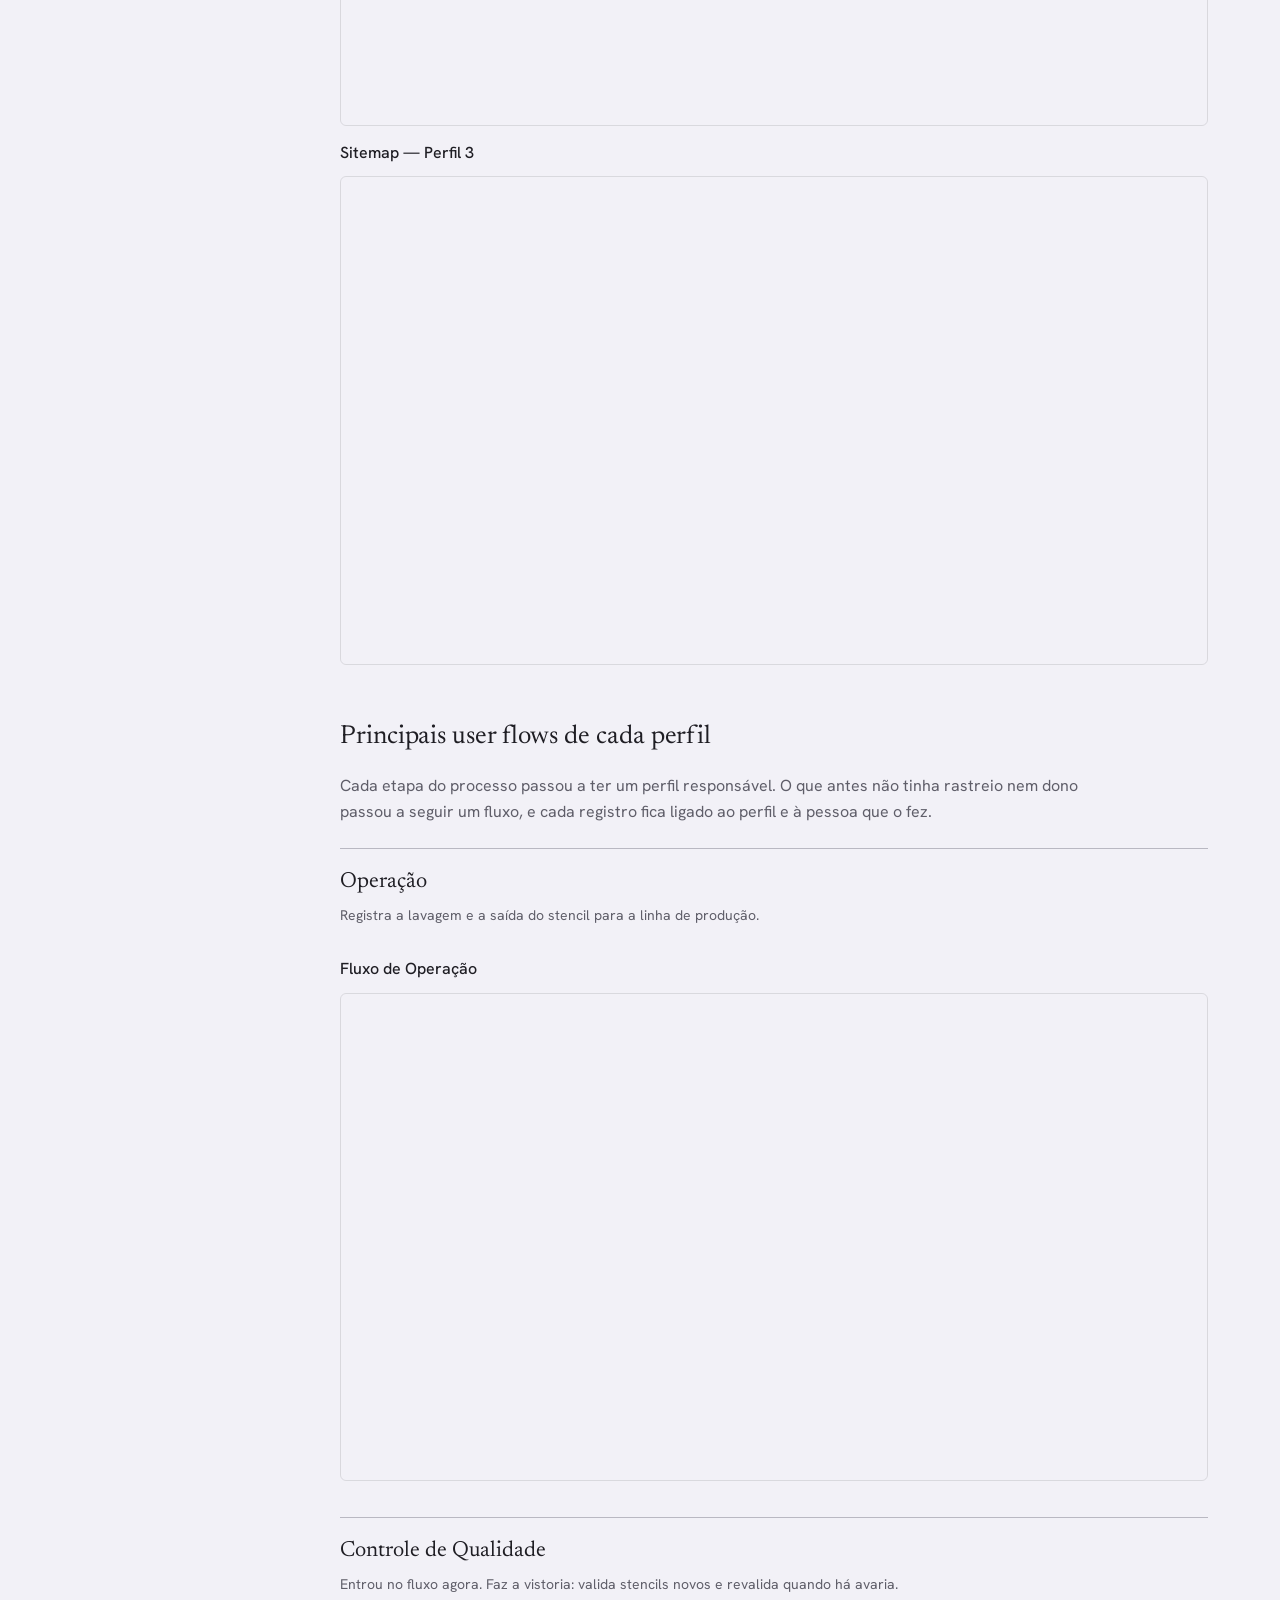
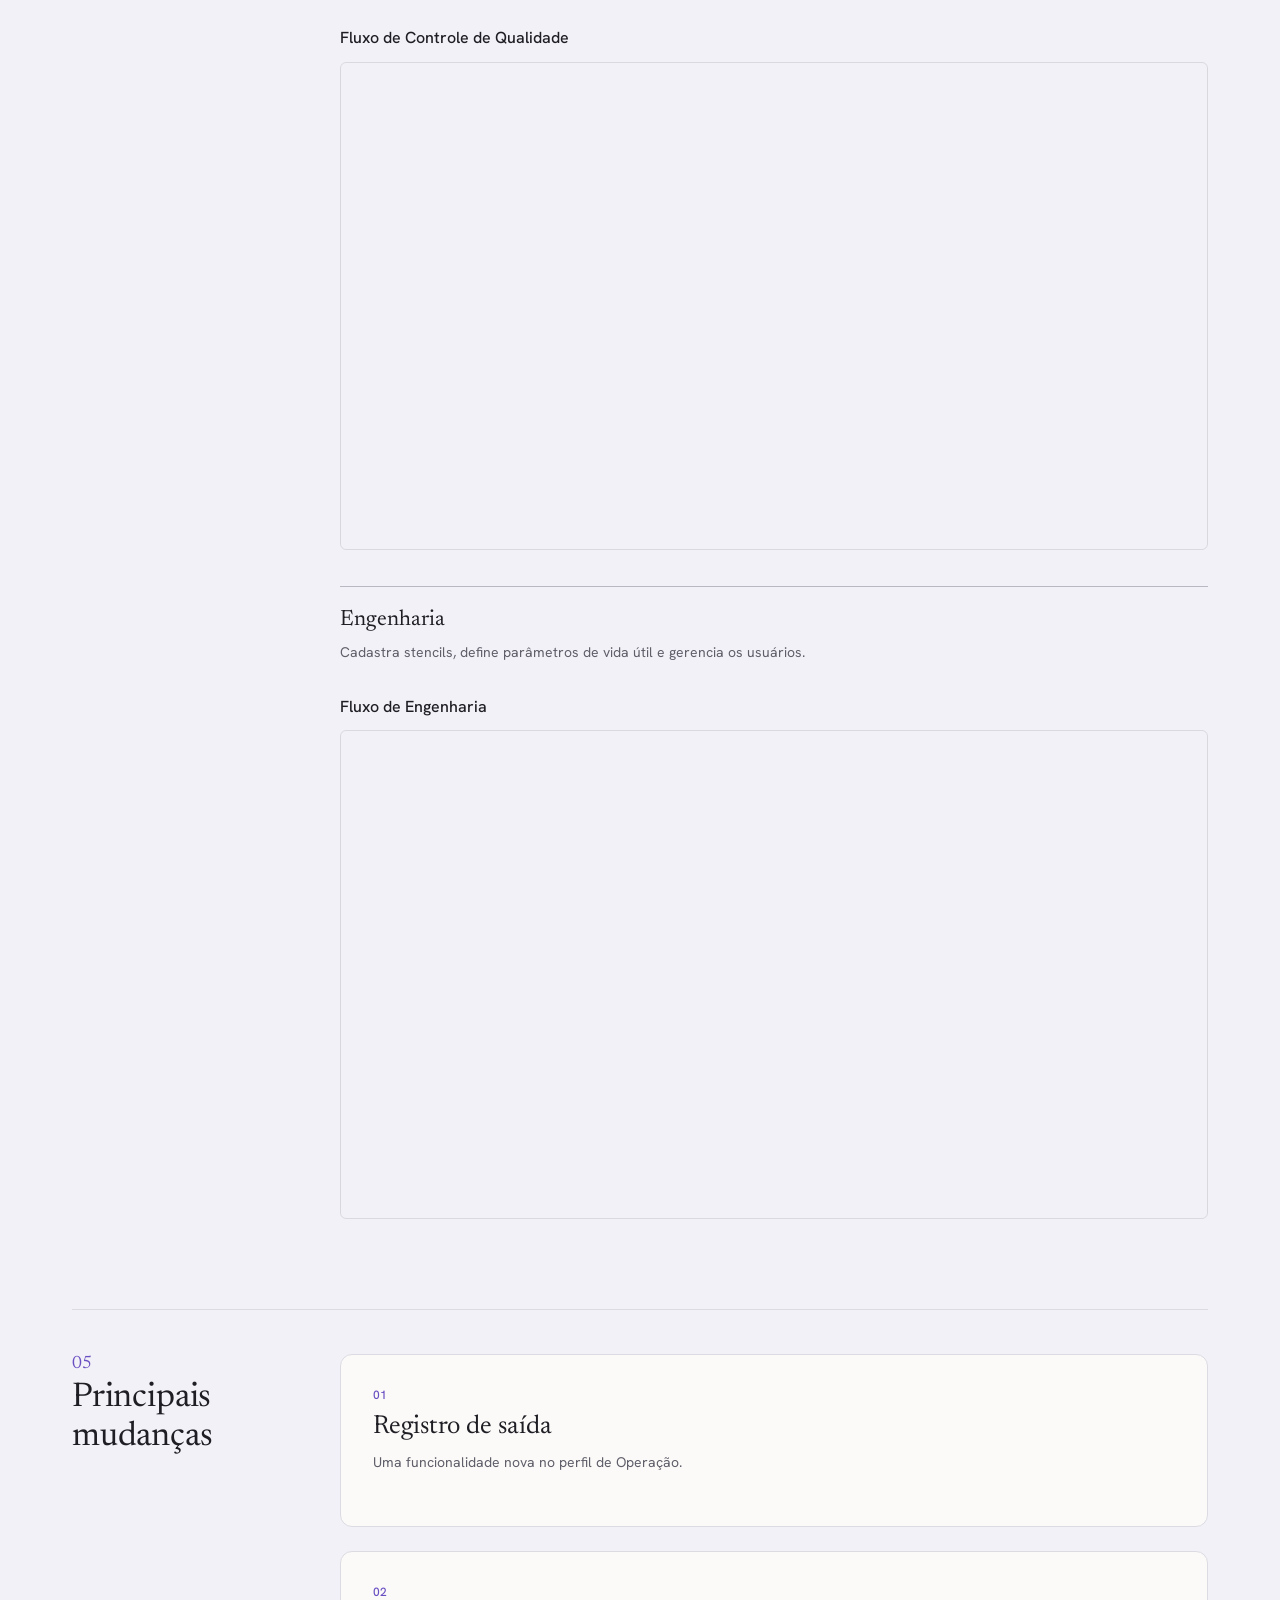
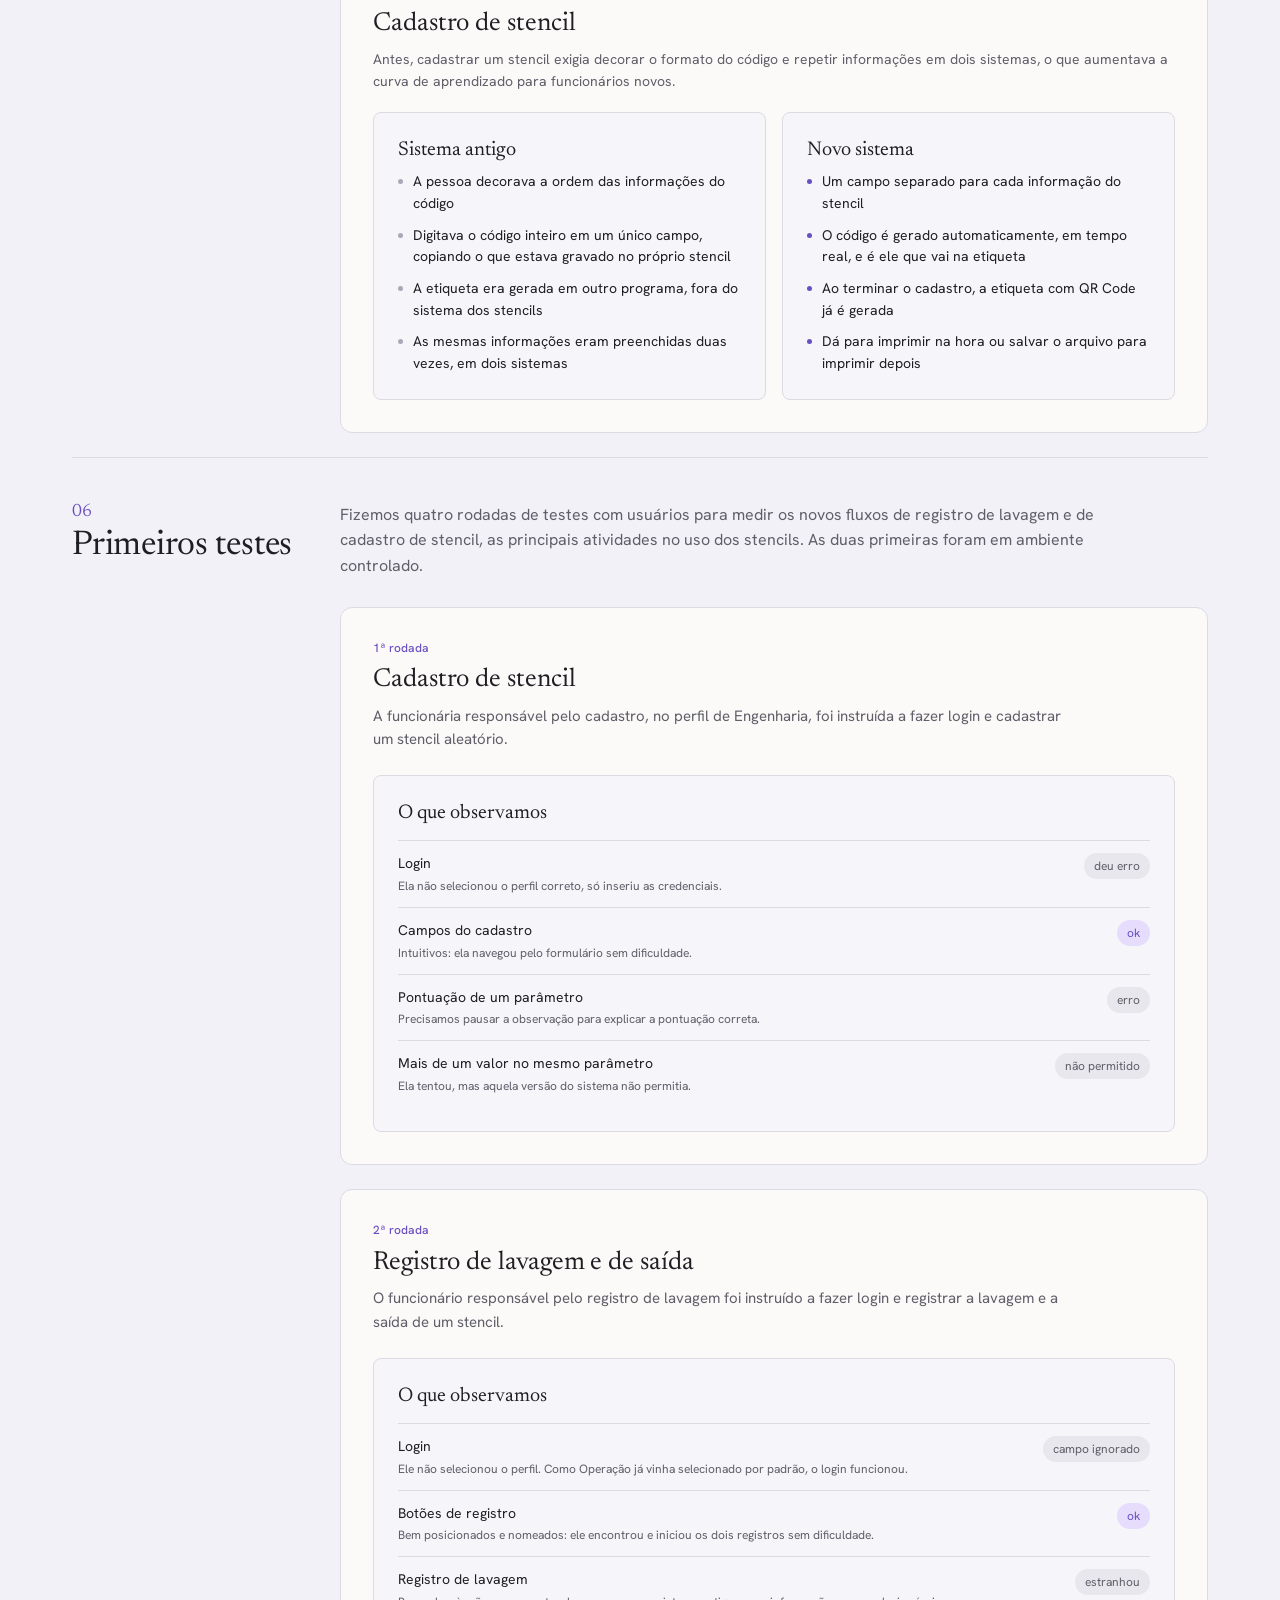
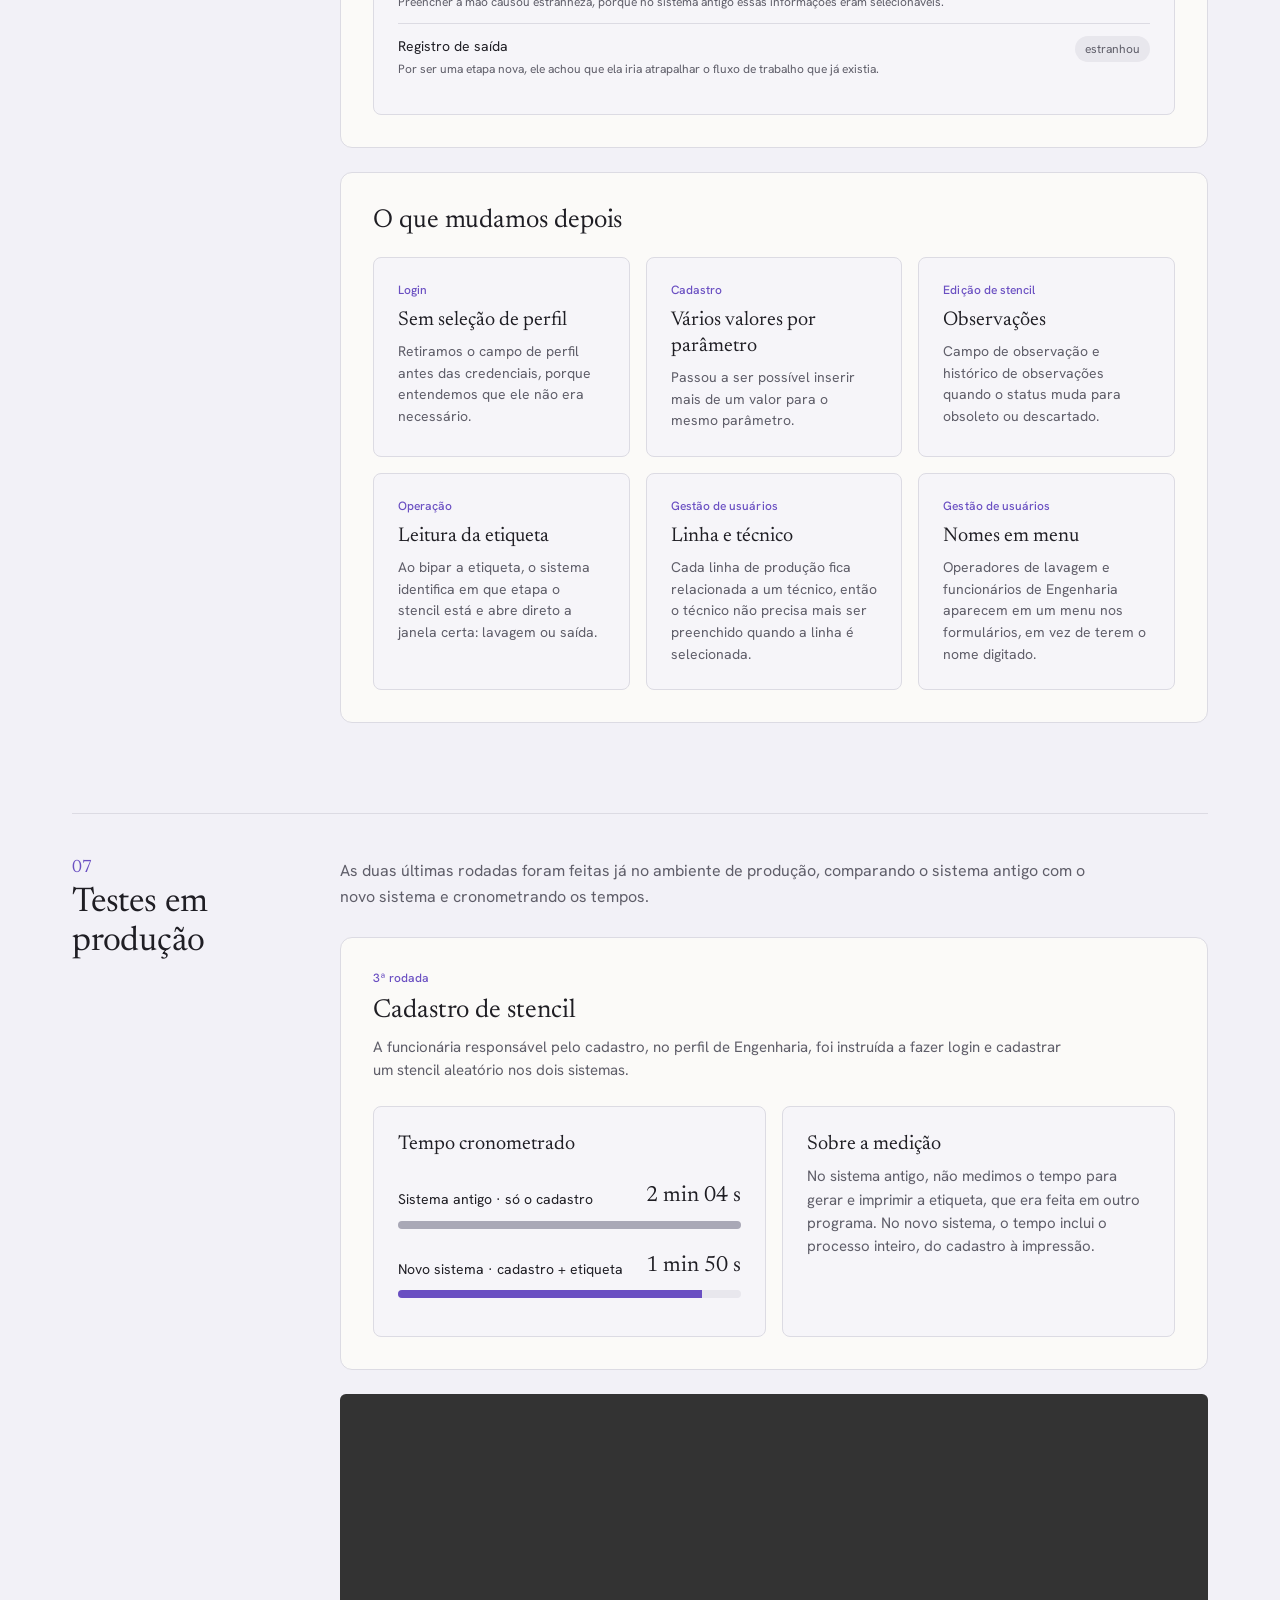
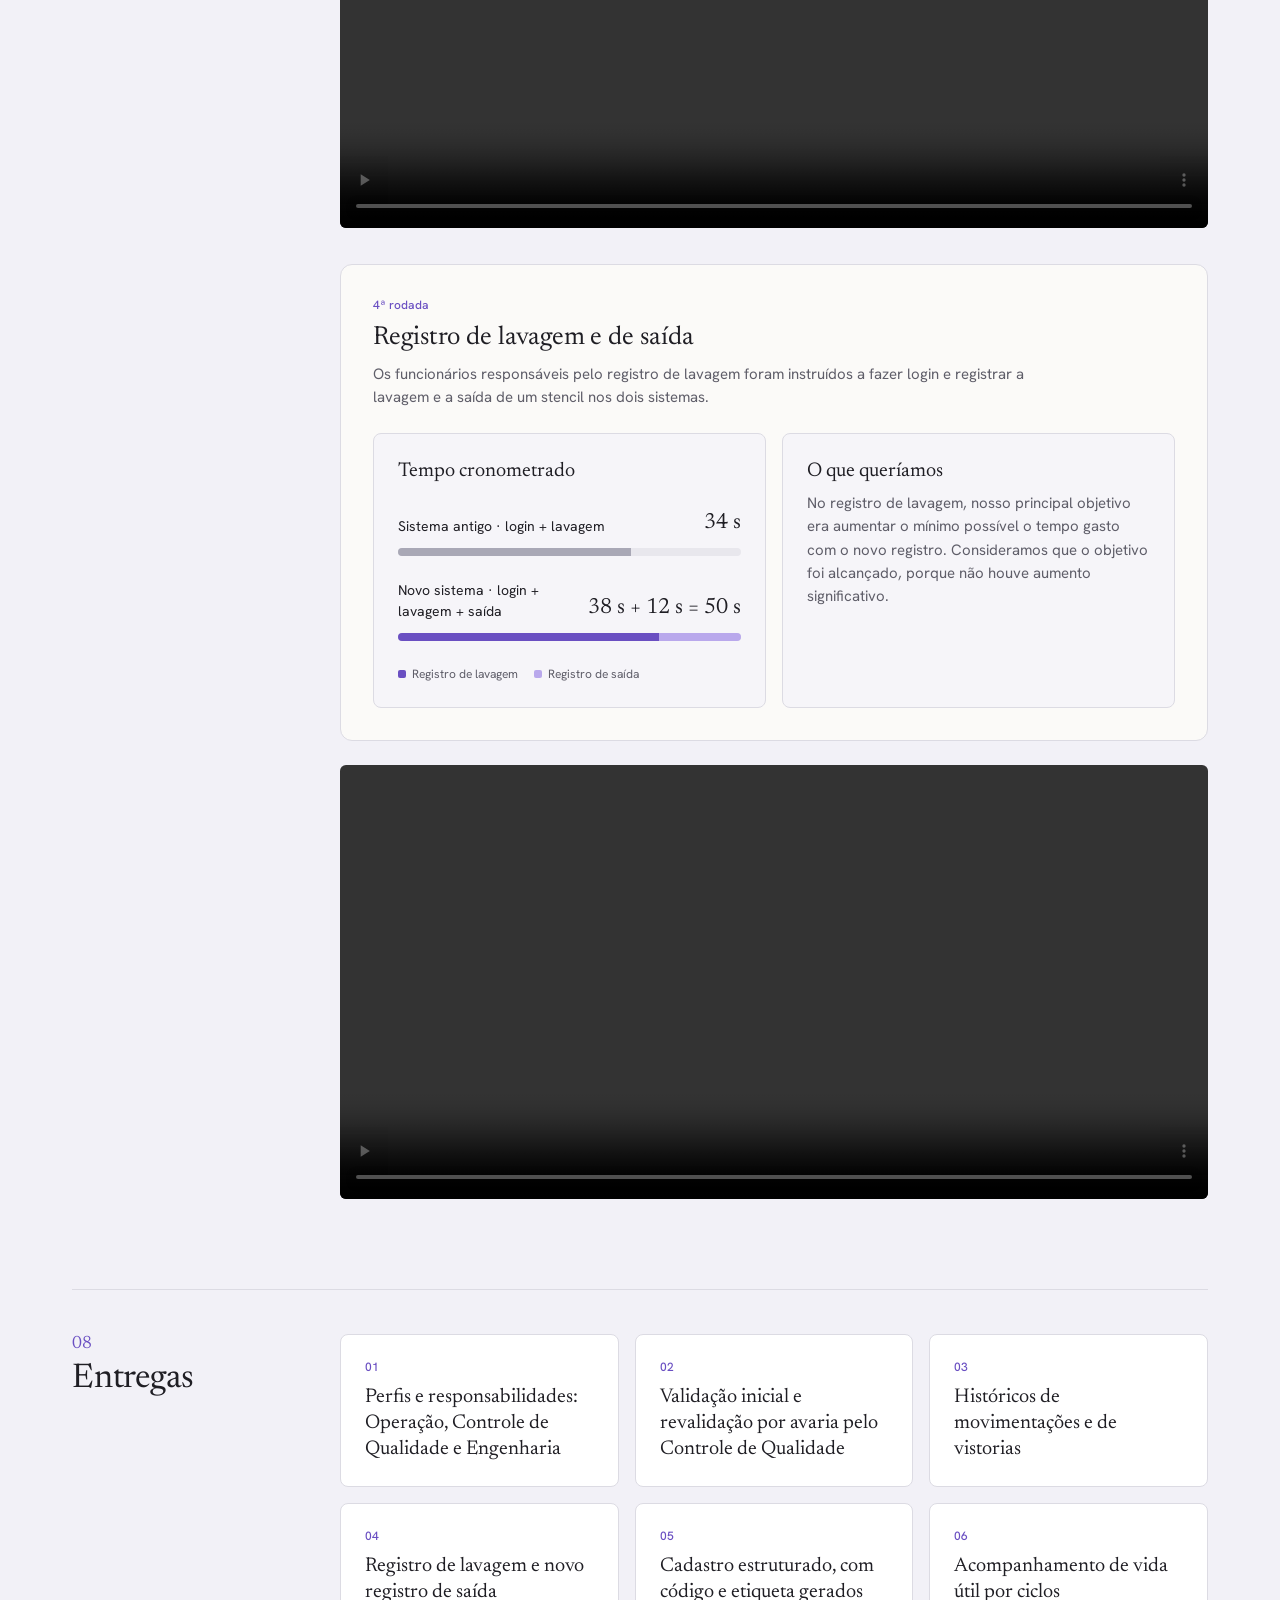
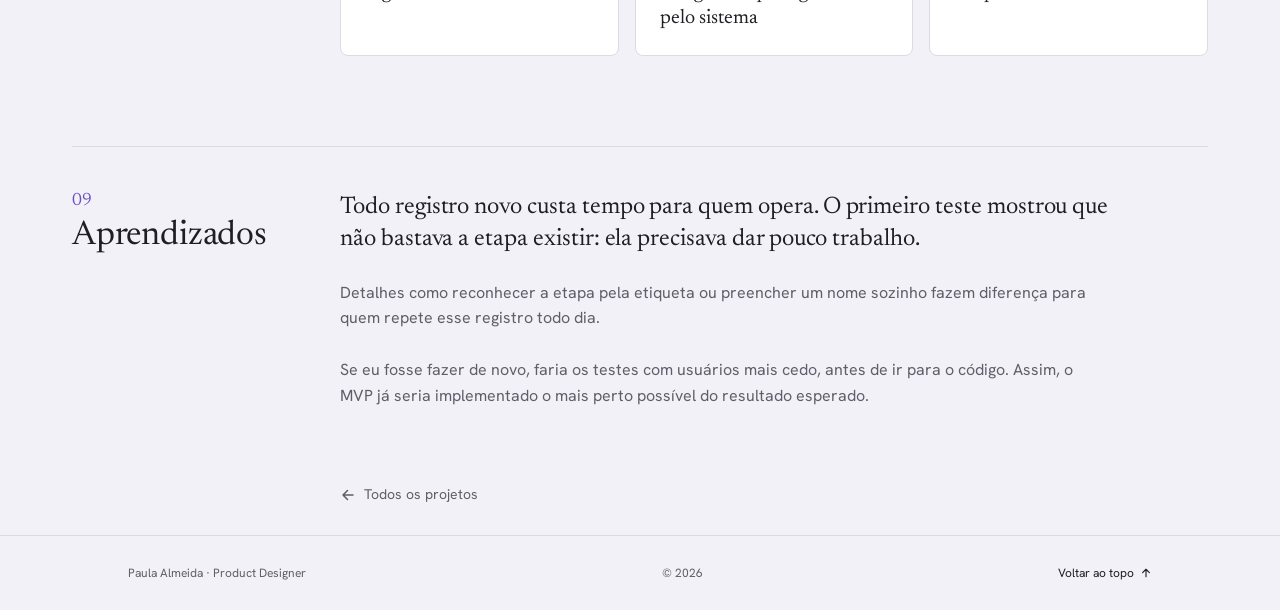
<file: cases/case-2.html>
<!doctype html>
<html lang="pt-BR">
<head>
  <meta charset="utf-8">
  <meta name="viewport" content="width=device-width, initial-scale=1">
  <title>Estudo de caso 2 · Sistema de gestão · Paula Almeida</title>
  <meta name="description" content="Estudo de caso: sistema de rastreabilidade e gestão de lavagens de stencils.">
  <link rel="preconnect" href="https://fonts.googleapis.com">
  <link rel="preconnect" href="https://fonts.gstatic.com" crossorigin>
  <link href="https://fonts.googleapis.com/css2?family=Hanken+Grotesk:wght@400;500&family=Newsreader:ital,wght@0,400;1,400&display=swap" rel="stylesheet">
  <link rel="stylesheet" href="../css/styles.css">
  <link rel="stylesheet" href="../css/case-2.css">
</head>
<body>

  <div class="site-header-wrap">
  <header class="site-header">
    <a class="brand" href="../index.html" aria-label="Paula Almeida, Product Designer">
      <span class="brand__name">Paula Almeida</span>
      <span class="brand__role">Product Designer</span>
    </a>

    <nav class="nav" id="site-nav" aria-label="Principal">
      <a href="../index.html#projetos">Projetos</a>
      <a href="../index.html#como-eu-trabalho">Como eu trabalho</a>
      <a href="../index.html#sobre">Sobre</a>
      <a href="../index.html#contato">Contato</a>
      <a class="btn btn--outline btn--small" href="https://fax-slaw-64623266.figma.site/" target="_blank" rel="noopener noreferrer">
        Currículo
        <img src="../assets/icons/desktop-cv-small.svg" alt="" width="16" height="16" aria-hidden="true">
      </a>
    </nav>

    <button class="menu-toggle" type="button" aria-controls="site-nav" aria-expanded="false" aria-label="Abrir menu">
      <img src="../assets/icons/mobile-menu.svg" alt="" width="16" height="16" aria-hidden="true">
    </button>
  </header>
  </div>

  <main id="topo">

    <div class="c2-wrap">

      <!-- Introdução -->
      <section class="c2-intro" aria-labelledby="case-title">
        <a class="c2-back" href="../index.html#projetos">
          <img src="../assets/icons/link-back.svg" alt="" width="16" height="16" aria-hidden="true">
          Todos os projetos
        </a>

        <div class="c2-gap-40"></div>

        <div class="c2-eyebrow-row">
          <p class="c2-eyebrow">Etapa 2 de 2 · Desenhar o sistema</p>
          <div class="c2-tags">
            <span class="tag">UX/UI Design</span>
            <span class="tag">Testes com usuários</span>
          </div>
        </div>

        <div class="c2-gap-24"></div>

        <h1 class="c2-title" id="case-title">Criei a rastreabilidade do stencil e testei em 4 rodadas com usuários</h1>

        <div class="c2-gap-32"></div>

        <p class="c2-lead">A concepção do produto que substituiria os sistemas do setor de lavagem SMT: registro de saída, vistorias com responsável e controle do ciclo de vida dos stencils, testados em quatro rodadas com usuários.</p>

        <div class="c2-gap-44"></div>

        <div class="c2-meta">
          <div class="c2-meta__item">
            <p class="c2-label">Meu papel</p>
            <p class="c2-value">UX Designer / Product Designer</p>
          </div>
          <div class="c2-meta__item">
            <p class="c2-label">Equipe</p>
            <p class="c2-value">1 Product Designer, 1 Product Owner, 2 Desenvolvedores</p>
          </div>
          <div class="c2-meta__item">
            <p class="c2-label">Duração</p>
            <p class="c2-value">8 sprints</p>
          </div>
          <div class="c2-meta__item">
            <p class="c2-label">Status</p>
            <p class="c2-value">[Status do projeto]</p>
          </div>
        </div>

        <div class="c2-gap-28"></div>

        <p class="c2-caption">Manufatura eletrônica · Projeto sob NDA: dados e telas anonimizados.</p>

        <div class="c2-gap-56"></div>

        <img class="c2-hero-img" src="../assets/images/case-2/mockups-prototipo-final.png" width="4876" height="1662" alt="Dois mockups do protótipo final do sistema de gestão de stencils">

        <div class="c2-gap-12"></div>
        <div class="c2-gap-92"></div>

        <div class="c2-summary">
          <p class="c2-summary__title">Em resumo</p>
          <div class="c2-summary__grid">
            <div class="c2-summary__item">
              <p class="c2-summary__label">Problema</p>
              <p class="c2-summary__text">O sistema registrava só a lavagem. Não havia controle de vistorias, de avarias nem do ciclo de vida dos stencils.</p>
            </div>
            <div class="c2-summary__item">
              <p class="c2-summary__label">Proposta</p>
              <p class="c2-summary__text">Registro de saída, fluxo de vistoria com responsáveis e acompanhamento do ciclo de vida.</p>
            </div>
            <div class="c2-summary__item">
              <p class="c2-summary__label">Testes</p>
              <p class="c2-summary__text">Quatro rodadas com usuários: duas em ambiente controlado e duas em produção, com cronometragem.</p>
            </div>
            <div class="c2-summary__item">
              <p class="c2-summary__label">Resultado</p>
              <p class="c2-summary__text">Cadastro com etiqueta em 1 min 50 s (no sistema antigo, só o cadastro levava 2 min 04 s) e registro de saída em 12 s.</p>
            </div>
          </div>
        </div>
      </section>

      <!-- 01 Contexto -->
      <section class="c2-section" aria-labelledby="c2-contexto">
        <div class="c2-section__grid">
          <div class="c2-section__head">
            <span class="c2-section__num">01</span>
            <h2 class="c2-section__title" id="c2-contexto">Contexto</h2>
          </div>
          <div class="c2-section__body">
            <p class="c2-text c2-text--wide">Depois do Discovery operacional, começou a fase de concepção do produto digital que substituiria, aos poucos, os sistemas usados pelo setor de lavagem SMT. A ideia era transformar as descobertas do Discovery em uma solução capaz de:</p>
            <div class="c2-gap-24"></div>
            <div class="c2-list-cards">
              <div class="c2-card">
                <p class="c2-card__label">01</p>
                <p class="c2-card__title">Centralizar as informações</p>
              </div>
              <div class="c2-card">
                <p class="c2-card__label">02</p>
                <p class="c2-card__title">Apoiar a operação do dia a dia</p>
              </div>
              <div class="c2-card">
                <p class="c2-card__label">03</p>
                <p class="c2-card__title">Reduzir a dependência de vários sistemas para consultar, cadastrar e analisar os ativos</p>
              </div>
            </div>
            <div class="c2-gap-28"></div>
            <p class="c2-text c2-text--wide">Em 8 sprints, foram projetadas as principais funcionalidades do sistema: dashboards, histórico de lavagens, consulta detalhada, gestão de ativos, exportação de relatórios e cadastro de stencils e de modelos de placa.</p>
            <div class="c2-gap-32"></div>
          </div>
        </div>
      </section>

      <!-- 02 Problemas -->
      <section class="c2-section" aria-labelledby="c2-problemas">
        <div class="c2-section__grid">
          <div class="c2-section__head">
            <span class="c2-section__num">02</span>
            <h2 class="c2-section__title" id="c2-problemas">Problemas</h2>
          </div>
          <div class="c2-section__body">
            <p class="c2-statement">Os principais problemas tinham a ver com a baixa rastreabilidade dos stencils.</p>
            <div class="c2-gap-28"></div>
            <div class="c2-row-4">
              <div class="c2-card c2-card--warm">
                <p class="c2-card__label">01</p>
                <p class="c2-card__title">O sistema registrava apenas a lavagem</p>
              </div>
              <div class="c2-card c2-card--warm">
                <p class="c2-card__label">02</p>
                <p class="c2-card__title">Não havia controle de quem realizada vistorias</p>
              </div>
              <div class="c2-card c2-card--warm">
                <p class="c2-card__label">03</p>
                <p class="c2-card__title">Não havia registro de avarias</p>
              </div>
              <div class="c2-card c2-card--warm">
                <p class="c2-card__label">04</p>
                <p class="c2-card__title">Não havia controle do ciclo de vida dos stencils</p>
              </div>
            </div>
          </div>
        </div>
      </section>

      <!-- 03 Objetivos e soluções -->
      <section class="c2-section" aria-labelledby="c2-objetivos">
        <div class="c2-section__grid">
          <div class="c2-section__head">
            <span class="c2-section__num">03</span>
            <h2 class="c2-section__title" id="c2-objetivos">Objetivos e soluções</h2>
          </div>
          <div class="c2-section__body">
            <div class="c2-row-3">
              <div class="c2-objective">
                <p class="c2-card__label">Objetivo 01</p>
                <p class="c2-card__title c2-objective__text--tall">Tornar possível a rastreabilidade dos stencils sem mudar radicalmente o fluxo que os operadores já seguiam.</p>
                <div class="c2-solution">
                  <p class="c2-solution__label">Solução proposta</p>
                  <p class="c2-solution__text">Incluir uma etapa que registra a saída do stencil para a linha de produção.</p>
                </div>
              </div>
              <div class="c2-objective">
                <p class="c2-card__label">Objetivo 02</p>
                <p class="c2-card__title c2-objective__text--tall">Sistematizar a vistoria e a validação, que até então aconteciam de maneira informal e sem documentação.</p>
                <div class="c2-solution">
                  <p class="c2-solution__label">Solução proposta</p>
                  <p class="c2-solution__text">Criar um fluxo de vistoria dentro do novo sistema, com registro dos responsáveis.</p>
                </div>
              </div>
              <div class="c2-objective">
                <p class="c2-card__label">Objetivo 03</p>
                <p class="c2-card__title">Ter previsibilidade sobre o ciclo de vida dos stencils.</p>
                <div class="c2-solution">
                  <p class="c2-solution__label">Solução proposta</p>
                  <p class="c2-solution__text">Calcular, a partir das placas produzidas, quantas vezes o stencil foi usado, acumular e mostrar esse número dentro do sistema.</p>
                </div>
              </div>
            </div>
          </div>
        </div>
      </section>

      <!-- 04 Como o projeto foi construído -->
      <section class="c2-section" aria-labelledby="c2-construcao">
        <div class="c2-section__grid">
          <div class="c2-section__head">
            <span class="c2-section__num">04</span>
            <h2 class="c2-section__title" id="c2-construcao">Como o projeto foi construído</h2>
          </div>
          <div class="c2-section__body">
            <p class="c2-heading">Personas e arquitetura da informação</p>
            <div class="c2-gap-20"></div>
            <p class="c2-text c2-text--wide">As decisões de interface partiram das necessidades observadas no Discovery.</p>
            <div class="c2-gap-28"></div>
            <p class="c2-embed__title">Personas</p>
            <iframe class="c2-embed" style="border: 1px solid rgba(0, 0, 0, 0.1);" width="800" height="450" src="https://embed.figma.com/board/pyIdw0ciKdFrDu6HRNGVVp/Fluxos-do-Stencil?node-id=64-3006&embed-host=share" allowfullscreen title="Personas — Fluxos do Stencil no Figma" loading="lazy"></iframe>
            <div class="c2-gap-12"></div>
            <div class="c2-gap-28"></div>

            <p class="c2-heading">Sitemap de cada perfil</p>
            <div class="c2-gap-24"></div>
            <div class="c2-stack">
              <div>
                <p class="c2-embed__title">Sitemap — Perfil 1</p>
                <iframe class="c2-embed" style="border: 1px solid rgba(0, 0, 0, 0.1);" width="800" height="450" src="https://embed.figma.com/board/pyIdw0ciKdFrDu6HRNGVVp/Fluxos-do-Stencil?node-id=318-1805&embed-host=share" allowfullscreen title="Sitemap — Perfil 1 no Figma" loading="lazy"></iframe>
              </div>
              <div>
                <p class="c2-embed__title">Sitemap — Perfil 2</p>
                <iframe class="c2-embed" style="border: 1px solid rgba(0, 0, 0, 0.1);" width="800" height="450" src="https://embed.figma.com/board/pyIdw0ciKdFrDu6HRNGVVp/Fluxos-do-Stencil?node-id=319-2384&embed-host=share" allowfullscreen title="Sitemap — Perfil 2 no Figma" loading="lazy"></iframe>
              </div>
              <div>
                <p class="c2-embed__title">Sitemap — Perfil 3</p>
                <iframe class="c2-embed" style="border: 1px solid rgba(0, 0, 0, 0.1);" width="800" height="450" src="https://embed.figma.com/board/pyIdw0ciKdFrDu6HRNGVVp/Fluxos-do-Stencil?node-id=319-2977&embed-host=share" allowfullscreen title="Sitemap — Perfil 3 no Figma" loading="lazy"></iframe>
              </div>
            </div>

            <div class="c2-gap-56"></div>

            <p class="c2-heading">Principais user flows de cada perfil</p>
            <div class="c2-gap-20"></div>
            <p class="c2-text c2-text--wide">Cada etapa do processo passou a ter um perfil responsável. O que antes não tinha rastreio nem dono passou a seguir um fluxo, e cada registro fica ligado ao perfil e à pessoa que o fez.</p>
            <div class="c2-gap-24"></div>

            <div class="c2-flows">
              <div class="c2-flow">
                <div class="c2-flow__head">
                  <p class="c2-flow__title">Operação</p>
                  <p class="c2-flow__text">Registra a lavagem e a saída do stencil para a linha de produção.</p>
                </div>
                <div>
                  <p class="c2-embed__title">Fluxo de Operação</p>
                  <iframe class="c2-embed" style="border: 1px solid rgba(0, 0, 0, 0.1);" width="800" height="450" src="https://embed.figma.com/board/pyIdw0ciKdFrDu6HRNGVVp/Fluxos-do-Stencil?node-id=317-1336&embed-host=share" allowfullscreen title="Fluxo de Operação no Figma" loading="lazy"></iframe>
                </div>
              </div>
              <div class="c2-flow">
                <div class="c2-flow__head">
                  <p class="c2-flow__title">Controle de Qualidade</p>
                  <p class="c2-flow__text">Entrou no fluxo agora. Faz a vistoria: valida stencils novos e revalida quando há avaria.</p>
                </div>
                <div>
                  <p class="c2-embed__title">Fluxo de Controle de Qualidade</p>
                  <iframe class="c2-embed" style="border: 1px solid rgba(0, 0, 0, 0.1);" width="800" height="450" src="https://embed.figma.com/board/pyIdw0ciKdFrDu6HRNGVVp/Fluxos-do-Stencil?node-id=317-1596&embed-host=share" allowfullscreen title="Fluxo de Controle de Qualidade no Figma" loading="lazy"></iframe>
                </div>
              </div>
              <div class="c2-flow">
                <div class="c2-flow__head">
                  <p class="c2-flow__title">Engenharia</p>
                  <p class="c2-flow__text">Cadastra stencils, define parâmetros de vida útil e gerencia os usuários.</p>
                </div>
                <div>
                  <p class="c2-embed__title">Fluxo de Engenharia</p>
                  <iframe class="c2-embed" style="border: 1px solid rgba(0, 0, 0, 0.1);" width="800" height="450" src="https://embed.figma.com/board/pyIdw0ciKdFrDu6HRNGVVp/Fluxos-do-Stencil?node-id=317-1873&embed-host=share" allowfullscreen title="Fluxo de Engenharia no Figma" loading="lazy"></iframe>
                </div>
              </div>
            </div>
          </div>
        </div>
      </section>

      <!-- 05 Principais mudanças -->
      <section class="c2-section" aria-labelledby="c2-mudancas">
        <div class="c2-section__grid">
          <div class="c2-section__head">
            <span class="c2-section__num">05</span>
            <h2 class="c2-section__title" id="c2-mudancas">Principais mudanças</h2>
          </div>
          <div class="c2-section__body">
            <div class="c2-change">
              <p class="c2-change__num">01</p>
              <div class="c2-gap-8"></div>
              <p class="c2-change__title">Registro de saída</p>
              <div class="c2-gap-8"></div>
              <p class="c2-change__text">Uma funcionalidade nova no perfil de Operação.</p>
              <div class="c2-gap-20"></div>
            </div>

            <div class="c2-gap-24"></div>

            <div class="c2-change">
              <p class="c2-change__num">02</p>
              <div class="c2-gap-8"></div>
              <p class="c2-change__title">Cadastro de stencil</p>
              <div class="c2-gap-8"></div>
              <p class="c2-change__text">Antes, cadastrar um stencil exigia decorar o formato do código e repetir informações em dois sistemas, o que aumentava a curva de aprendizado para funcionários novos.</p>
              <div class="c2-gap-20"></div>
              <div class="c2-two">
                <div class="c2-card">
                  <p class="c2-card__title">Sistema antigo</p>
                  <ul class="c2-list">
                    <li class="c2-list__item"><span class="c2-dot" aria-hidden="true"></span><p class="c2-list__text">A pessoa decorava a ordem das informações do código</p></li>
                    <li class="c2-list__item"><span class="c2-dot" aria-hidden="true"></span><p class="c2-list__text">Digitava o código inteiro em um único campo, copiando o que estava gravado no próprio stencil</p></li>
                    <li class="c2-list__item"><span class="c2-dot" aria-hidden="true"></span><p class="c2-list__text">A etiqueta era gerada em outro programa, fora do sistema dos stencils</p></li>
                    <li class="c2-list__item"><span class="c2-dot" aria-hidden="true"></span><p class="c2-list__text">As mesmas informações eram preenchidas duas vezes, em dois sistemas</p></li>
                  </ul>
                </div>
                <div class="c2-card">
                  <p class="c2-card__title">Novo sistema</p>
                  <ul class="c2-list">
                    <li class="c2-list__item"><span class="c2-dot c2-dot--new" aria-hidden="true"></span><p class="c2-list__text">Um campo separado para cada informação do stencil</p></li>
                    <li class="c2-list__item"><span class="c2-dot c2-dot--new" aria-hidden="true"></span><p class="c2-list__text">O código é gerado automaticamente, em tempo real, e é ele que vai na etiqueta</p></li>
                    <li class="c2-list__item"><span class="c2-dot c2-dot--new" aria-hidden="true"></span><p class="c2-list__text">Ao terminar o cadastro, a etiqueta com QR Code já é gerada</p></li>
                    <li class="c2-list__item"><span class="c2-dot c2-dot--new" aria-hidden="true"></span><p class="c2-list__text">Dá para imprimir na hora ou salvar o arquivo para imprimir depois</p></li>
                  </ul>
                </div>
              </div>
            </div>
          </div>
        </div>
      </section>

      <!-- 06 Primeiros testes -->
      <section class="c2-section c2-section--tight" aria-labelledby="c2-primeiros-testes">
        <div class="c2-section__grid">
          <div class="c2-section__head">
            <span class="c2-section__num">06</span>
            <h2 class="c2-section__title" id="c2-primeiros-testes">Primeiros testes</h2>
          </div>
          <div class="c2-section__body">
            <p class="c2-text c2-text--wide">Fizemos quatro rodadas de testes com usuários para medir os novos fluxos de registro de lavagem e de cadastro de stencil, as principais atividades no uso dos stencils. As duas primeiras foram em ambiente controlado.</p>
            <div class="c2-gap-28"></div>

            <div class="c2-round">
              <p class="c2-round__label">1ª rodada</p>
              <div class="c2-gap-8"></div>
              <p class="c2-round__title">Cadastro de stencil</p>
              <div class="c2-gap-8"></div>
              <p class="c2-round__text">A funcionária responsável pelo cadastro, no perfil de Engenharia, foi instruída a fazer login e cadastrar um stencil aleatório.</p>
              <div class="c2-gap-24"></div>
              <div class="c2-observe">
                <p class="c2-observe__title">O que observamos</p>
                <div class="c2-gap-14"></div>
                <div class="c2-obs">
                  <div class="c2-obs__text">
                    <p class="c2-obs__title">Login</p>
                    <p class="c2-obs__desc">Ela não selecionou o perfil correto, só inseriu as credenciais.</p>
                  </div>
                  <span class="c2-badge">deu erro</span>
                </div>
                <div class="c2-obs">
                  <div class="c2-obs__text">
                    <p class="c2-obs__title">Campos do cadastro</p>
                    <p class="c2-obs__desc">Intuitivos: ela navegou pelo formulário sem dificuldade.</p>
                  </div>
                  <span class="c2-badge c2-badge--accent">ok</span>
                </div>
                <div class="c2-obs">
                  <div class="c2-obs__text">
                    <p class="c2-obs__title">Pontuação de um parâmetro</p>
                    <p class="c2-obs__desc">Precisamos pausar a observação para explicar a pontuação correta.</p>
                  </div>
                  <span class="c2-badge">erro</span>
                </div>
                <div class="c2-obs">
                  <div class="c2-obs__text">
                    <p class="c2-obs__title">Mais de um valor no mesmo parâmetro</p>
                    <p class="c2-obs__desc">Ela tentou, mas aquela versão do sistema não permitia.</p>
                  </div>
                  <span class="c2-badge">não permitido</span>
                </div>
              </div>
            </div>

            <div class="c2-gap-24"></div>

            <div class="c2-round">
              <p class="c2-round__label">2ª rodada</p>
              <div class="c2-gap-8"></div>
              <p class="c2-round__title">Registro de lavagem e de saída</p>
              <div class="c2-gap-8"></div>
              <p class="c2-round__text">O funcionário responsável pelo registro de lavagem foi instruído a fazer login e registrar a lavagem e a saída de um stencil.</p>
              <div class="c2-gap-24"></div>
              <div class="c2-observe">
                <p class="c2-observe__title">O que observamos</p>
                <div class="c2-gap-14"></div>
                <div class="c2-obs">
                  <div class="c2-obs__text">
                    <p class="c2-obs__title">Login</p>
                    <p class="c2-obs__desc">Ele não selecionou o perfil. Como Operação já vinha selecionado por padrão, o login funcionou.</p>
                  </div>
                  <span class="c2-badge">campo ignorado</span>
                </div>
                <div class="c2-obs">
                  <div class="c2-obs__text">
                    <p class="c2-obs__title">Botões de registro</p>
                    <p class="c2-obs__desc">Bem posicionados e nomeados: ele encontrou e iniciou os dois registros sem dificuldade.</p>
                  </div>
                  <span class="c2-badge c2-badge--accent">ok</span>
                </div>
                <div class="c2-obs">
                  <div class="c2-obs__text">
                    <p class="c2-obs__title">Registro de lavagem</p>
                    <p class="c2-obs__desc">Preencher à mão causou estranheza, porque no sistema antigo essas informações eram selecionáveis.</p>
                  </div>
                  <span class="c2-badge">estranhou</span>
                </div>
                <div class="c2-obs">
                  <div class="c2-obs__text">
                    <p class="c2-obs__title">Registro de saída</p>
                    <p class="c2-obs__desc">Por ser uma etapa nova, ele achou que ela iria atrapalhar o fluxo de trabalho que já existia.</p>
                  </div>
                  <span class="c2-badge">estranhou</span>
                </div>
              </div>
            </div>

            <div class="c2-gap-24"></div>

            <div class="c2-round">
              <p class="c2-heading">O que mudamos depois</p>
              <div class="c2-gap-20"></div>
              <div class="c2-stack">
                <div class="c2-row-3">
                  <div class="c2-card">
                    <p class="c2-card__label">Login</p>
                    <p class="c2-card__title">Sem seleção de perfil</p>
                    <p class="c2-card__text">Retiramos o campo de perfil antes das credenciais, porque entendemos que ele não era necessário.</p>
                  </div>
                  <div class="c2-card">
                    <p class="c2-card__label">Cadastro</p>
                    <p class="c2-card__title">Vários valores por parâmetro</p>
                    <p class="c2-card__text">Passou a ser possível inserir mais de um valor para o mesmo parâmetro.</p>
                  </div>
                  <div class="c2-card">
                    <p class="c2-card__label">Edição de stencil</p>
                    <p class="c2-card__title">Observações</p>
                    <p class="c2-card__text">Campo de observação e histórico de observações quando o status muda para obsoleto ou descartado.</p>
                  </div>
                </div>
                <div class="c2-row-3">
                  <div class="c2-card">
                    <p class="c2-card__label">Operação</p>
                    <p class="c2-card__title">Leitura da etiqueta</p>
                    <p class="c2-card__text">Ao bipar a etiqueta, o sistema identifica em que etapa o stencil está e abre direto a janela certa: lavagem ou saída.</p>
                  </div>
                  <div class="c2-card">
                    <p class="c2-card__label">Gestão de usuários</p>
                    <p class="c2-card__title">Linha e técnico</p>
                    <p class="c2-card__text">Cada linha de produção fica relacionada a um técnico, então o técnico não precisa mais ser preenchido quando a linha é selecionada.</p>
                  </div>
                  <div class="c2-card">
                    <p class="c2-card__label">Gestão de usuários</p>
                    <p class="c2-card__title">Nomes em menu</p>
                    <p class="c2-card__text">Operadores de lavagem e funcionários de Engenharia aparecem em um menu nos formulários, em vez de terem o nome digitado.</p>
                  </div>
                </div>
              </div>
            </div>
          </div>
        </div>
      </section>

      <!-- 07 Testes em produção -->
      <section class="c2-section" aria-labelledby="c2-producao">
        <div class="c2-section__grid">
          <div class="c2-section__head">
            <span class="c2-section__num">07</span>
            <h2 class="c2-section__title" id="c2-producao">Testes em produção</h2>
          </div>
          <div class="c2-section__body">
            <p class="c2-text c2-text--wide">As duas últimas rodadas foram feitas já no ambiente de produção, comparando o sistema antigo com o novo sistema e cronometrando os tempos.</p>
            <div class="c2-gap-28"></div>

            <div class="c2-round">
              <p class="c2-round__label">3ª rodada</p>
              <div class="c2-gap-8"></div>
              <p class="c2-round__title">Cadastro de stencil</p>
              <div class="c2-gap-8"></div>
              <p class="c2-round__text">A funcionária responsável pelo cadastro, no perfil de Engenharia, foi instruída a fazer login e cadastrar um stencil aleatório nos dois sistemas.</p>
              <div class="c2-gap-24"></div>
              <div class="c2-two">
                <div class="c2-card c2-card--panel">
                  <p class="c2-card__title">Tempo cronometrado</p>
                  <div class="c2-gap-6"></div>
                  <div class="c2-bars">
                    <div class="c2-bar__head">
                      <p class="c2-bar__label">Sistema antigo · só o cadastro</p>
                      <p class="c2-bar__value">2 min 04 s</p>
                    </div>
                    <div class="c2-track"><div class="c2-track__fill" style="width: 100%"></div></div>
                  </div>
                  <div class="c2-bars">
                    <div class="c2-bar__head">
                      <p class="c2-bar__label">Novo sistema · cadastro + etiqueta</p>
                      <p class="c2-bar__value">1 min 50 s</p>
                    </div>
                    <div class="c2-track"><div class="c2-track__fill c2-track__fill--accent" style="width: 88.6%"></div></div>
                  </div>
                </div>
                <div class="c2-card">
                  <p class="c2-card__title">Sobre a medição</p>
                  <p class="c2-text c2-text--small">No sistema antigo, não medimos o tempo para gerar e imprimir a etiqueta, que era feita em outro programa. No novo sistema, o tempo inclui o processo inteiro, do cadastro à impressão.</p>
                </div>
              </div>
            </div>

            <div class="c2-gap-24"></div>

            <video class="c2-video" src="../assets/videos/case-2/fluxo-cadastro.mp4" controls playsinline preload="metadata" aria-label="Vídeo do fluxo de cadastro"></video>

            <div class="c2-gap-12"></div>
            <div class="c2-gap-24"></div>

            <div class="c2-round">
              <p class="c2-round__label">4ª rodada</p>
              <div class="c2-gap-8"></div>
              <p class="c2-round__title">Registro de lavagem e de saída</p>
              <div class="c2-gap-8"></div>
              <p class="c2-round__text">Os funcionários responsáveis pelo registro de lavagem foram instruídos a fazer login e registrar a lavagem e a saída de um stencil nos dois sistemas.</p>
              <div class="c2-gap-24"></div>
              <div class="c2-two">
                <div class="c2-card c2-card--panel">
                  <p class="c2-card__title">Tempo cronometrado</p>
                  <div class="c2-gap-6"></div>
                  <div class="c2-bars">
                    <div class="c2-bar__head">
                      <p class="c2-bar__label">Sistema antigo · login + lavagem</p>
                      <p class="c2-bar__value">34 s</p>
                    </div>
                    <div class="c2-track"><div class="c2-track__fill" style="width: 67.9%"></div></div>
                  </div>
                  <div class="c2-bars">
                    <div class="c2-bar__head">
                      <p class="c2-bar__label">Novo sistema · login + lavagem + saída</p>
                      <p class="c2-bar__value">38 s + 12 s = 50 s</p>
                    </div>
                    <div class="c2-track">
                      <div class="c2-track__fill c2-track__fill--accent" style="width: 76.1%"></div>
                      <div class="c2-track__fill c2-track__fill--light" style="width: 23.9%"></div>
                    </div>
                  </div>
                  <div class="c2-legend">
                    <span class="c2-legend__item"><span class="c2-legend__swatch"></span>Registro de lavagem</span>
                    <span class="c2-legend__item"><span class="c2-legend__swatch c2-legend__swatch--light"></span>Registro de saída</span>
                  </div>
                </div>
                <div class="c2-card">
                  <p class="c2-card__title">O que queríamos</p>
                  <p class="c2-text c2-text--small">No registro de lavagem, nosso principal objetivo era aumentar o mínimo possível o tempo gasto com o novo registro. Consideramos que o objetivo foi alcançado, porque não houve aumento significativo.</p>
                </div>
              </div>
            </div>

            <div class="c2-gap-24"></div>

            <video class="c2-video" src="../assets/videos/case-2/fluxo-registro-lavagem-saida.mp4" controls playsinline preload="metadata" aria-label="Vídeo do fluxo de registro de lavagem e saída"></video>
          </div>
        </div>
      </section>

      <!-- 08 Entregas -->
      <section class="c2-section" aria-labelledby="c2-entregas">
        <div class="c2-section__grid">
          <div class="c2-section__head">
            <span class="c2-section__num">08</span>
            <h2 class="c2-section__title" id="c2-entregas">Entregas</h2>
          </div>
          <div class="c2-section__body">
            <div class="c2-row-3">
              <div class="c2-card c2-card--white c2-delivery">
                <p class="c2-card__label">01</p>
                <p class="c2-card__title">Perfis e responsabilidades: Operação, Controle de Qualidade e Engenharia</p>
              </div>
              <div class="c2-card c2-card--white c2-delivery">
                <p class="c2-card__label">02</p>
                <p class="c2-card__title">Validação inicial e revalidação por avaria pelo Controle de Qualidade</p>
              </div>
              <div class="c2-card c2-card--white c2-delivery">
                <p class="c2-card__label">03</p>
                <p class="c2-card__title">Históricos de movimentações e de vistorias</p>
              </div>
              <div class="c2-card c2-card--white c2-delivery">
                <p class="c2-card__label">04</p>
                <p class="c2-card__title">Registro de lavagem e novo registro de saída</p>
              </div>
              <div class="c2-card c2-card--white c2-delivery">
                <p class="c2-card__label">05</p>
                <p class="c2-card__title">Cadastro estruturado, com código e etiqueta gerados pelo sistema</p>
              </div>
              <div class="c2-card c2-card--white c2-delivery">
                <p class="c2-card__label">06</p>
                <p class="c2-card__title">Acompanhamento de vida útil por ciclos</p>
              </div>
            </div>
          </div>
        </div>
      </section>

      <!-- 09 Aprendizados -->
      <section class="c2-section" aria-labelledby="c2-aprendizados">
        <div class="c2-section__grid">
          <div class="c2-section__head">
            <span class="c2-section__num">09</span>
            <h2 class="c2-section__title" id="c2-aprendizados">Aprendizados</h2>
          </div>
          <div class="c2-section__body">
            <p class="c2-statement c2-statement--wide">Todo registro novo custa tempo para quem opera. O primeiro teste mostrou que não bastava a etapa existir: ela precisava dar pouco trabalho.</p>
            <div class="c2-gap-24"></div>
            <div class="c2-text c2-text--stack">
              <p>Detalhes como reconhecer a etapa pela etiqueta ou preencher um nome sozinho fazem diferença para quem repete esse registro todo dia.</p>
              <p>Se eu fosse fazer de novo, faria os testes com usuários mais cedo, antes de ir para o código. Assim, o MVP já seria implementado o mais perto possível do resultado esperado.</p>
            </div>
            <div class="c2-gap-28"></div>
            <div class="c2-end">
              <a class="c2-back" href="../index.html#projetos">
                <img src="../assets/icons/link-back.svg" alt="" width="16" height="16" aria-hidden="true">
                Todos os projetos
              </a>
            </div>
          </div>
        </div>
      </section>

    </div>

  </main>

  <footer class="site-footer">
    <p class="site-footer__text">Paula Almeida · Product Designer</p>
    <p class="site-footer__text site-footer__year">© 2026</p>
    <a class="site-footer__top" href="#topo">
      Voltar ao topo
      <img src="../assets/icons/desktop-arrow-up.svg" alt="" width="12" height="12" aria-hidden="true">
    </a>
  </footer>

  <script src="../js/main.js"></script>
</body>
</html>
</file>
<file: css/styles.css>
/* Tokens extraídos do Figma (Portfólio · node 86:12 e 86:171) */
:root {
  --color-bg: #f2f1f7;
  --color-surface: #fbfaf8;
  --color-ink: #1f1e24;
  --color-text-muted: #5f5e69;
  --color-accent: #6a4fc2;
  --color-accent-soft: #e6ddfc;
  --color-border: #dcdbe3;
  --color-border-strong: #b9b8c2;
  --color-placeholder: #e8e7ed;
  --color-on-ink: #ffffff;
  --color-selection: rgba(106, 79, 194, 0.28);
  --header-h: 72px;

  --font-serif: "Newsreader", Georgia, serif;
  --font-sans: "Hanken Grotesk", system-ui, -apple-system, "Segoe UI", sans-serif;

  /* 144px no desktop de 1440px; reduz de forma fluida em telas menores */
  --gutter: clamp(20px, 10vw, 144px);
}

*,
*::before,
*::after {
  box-sizing: border-box;
}

html {
  scroll-behavior: smooth;
  scroll-padding-top: 88px;
}

body {
  margin: 0;
  background: var(--color-bg);
  color: var(--color-ink);
  font-family: var(--font-sans);
  font-size: 16px;
  line-height: 1.6;
  -webkit-font-smoothing: antialiased;
  overflow-x: hidden;
}

h1,
h2,
h3,
p,
ol,
ul {
  margin: 0;
  padding: 0;
}

ol,
ul {
  list-style: none;
}

a {
  color: inherit;
  text-decoration: none;
}

img {
  display: block;
  max-width: 100%;
}

button {
  font: inherit;
  color: inherit;
}

:focus-visible {
  outline: 2px solid var(--color-accent);
  outline-offset: 3px;
  border-radius: 4px;
}

/* ---------- Header ---------- */

/* O wrapper mantém o espaço da header no fluxo; ao esconder, colapsa junto com a header */
.site-header-wrap {
  height: var(--header-h);
  transition: height 0.3s ease;
}

.site-header-wrap.is-hidden {
  height: 0;
}

.site-header {
  position: relative;
  display: flex;
  align-items: center;
  justify-content: space-between;
  height: var(--header-h);
  padding: 0 var(--gutter);
  background: var(--color-bg);
  border-bottom: 1px solid var(--color-border);
  transition: transform 0.3s ease, visibility 0.3s ease;
}

/* Rolagem para baixo: header fixa no topo da viewport */
.site-header.is-fixed {
  position: fixed;
  top: 0;
  left: 0;
  right: 0;
  z-index: 20;
}

/* Rolagem para cima: header sai suavemente pelo topo e fica fora da tabulação */
.site-header.is-hidden {
  transform: translateY(-100%);
  visibility: hidden;
}

.brand {
  display: flex;
  flex-direction: column;
  white-space: nowrap;
}

.brand__name {
  font-family: var(--font-serif);
  font-size: 19px;
  line-height: 1.2;
}

.brand__role {
  font-size: 12px;
  line-height: 1.5;
  color: var(--color-text-muted);
}

.nav {
  display: flex;
  align-items: center;
  gap: 32px;
}

.nav > a:not(.btn) {
  font-size: 14px;
  line-height: 1.55;
  color: var(--color-text-muted);
  white-space: nowrap;
}

.nav > a:not(.btn):hover {
  color: var(--color-ink);
}

.menu-toggle {
  display: none;
  align-items: center;
  justify-content: center;
  width: 40px;
  height: 40px;
  padding: 0;
  border: 0;
  border-radius: 999px;
  background: transparent;
  cursor: pointer;
}

/* ---------- Botões e links ---------- */

.btn {
  display: inline-flex;
  align-items: center;
  justify-content: center;
  gap: 10px;
  padding: 13px 22px;
  border: 1px solid transparent;
  border-radius: 999px;
  font-size: 15px;
  font-weight: 500;
  line-height: 1.4;
  white-space: nowrap;
  cursor: pointer;
  transition: opacity 0.2s ease;
}

.btn:hover {
  opacity: 0.85;
}

.btn--primary {
  background: var(--color-ink);
  color: var(--color-on-ink);
}

.btn--outline {
  border-color: var(--color-border-strong);
  color: var(--color-ink);
}

.btn--small {
  gap: 8px;
  padding: 9px 18px;
  font-size: 15px;
}

.btn img,
.link-arrow img,
.social-link img,
.site-footer__top img {
  flex-shrink: 0;
}

.btn > img {
  width: 16px;
  height: 16px;
}

.link-arrow {
  display: inline-flex;
  align-items: center;
  gap: 8px;
  font-size: 14px;
  font-weight: 500;
  line-height: 1.45;
}

.link-arrow img {
  width: 16px;
  height: 16px;
}

.link-arrow:hover,
.social-link:hover {
  text-decoration: underline;
  text-underline-offset: 4px;
}

.cta-group {
  display: flex;
  align-items: flex-start;
  gap: 12px;
}

/* ---------- Hero ---------- */

.hero {
  display: flex;
  flex-direction: column;
  align-items: flex-start;
  gap: 40px;
  padding: 124px var(--gutter) 80px;
}

.hero__title {
  font-family: var(--font-serif);
  font-size: clamp(44px, 5vw, 72px);
  font-weight: 400;
  line-height: 1.04;
  letter-spacing: -0.02em;
  white-space: nowrap;
}

/* Quebras de linha do título: cada frame (desktop/mobile) tem a sua */
.br-mobile {
  display: none;
}

.hero__lead {
  max-width: 620px;
  font-size: 18px;
  line-height: 1.6;
  color: var(--color-text-muted);
}

/* Destaque em itálico com fundo lilás, como no Figma */
/* A camada de seleção fica sobre o fundo lilás; com JS, cresce da esquerda para a direita */
.highlight {
  padding: 0 12px 0 4px;
  background-color: var(--color-accent-soft);
  background-image: linear-gradient(var(--color-selection), var(--color-selection));
  background-repeat: no-repeat;
  background-size: 100% 100%;
  box-decoration-break: slice;
  font-style: italic;
}

/* ---------- Projetos ---------- */

.projects {
  padding: 0 var(--gutter) 88px;
}

.projects__inner {
  display: flex;
  flex-direction: column;
  align-items: flex-start;
  padding-top: 44px;
  border-top: 1px solid var(--color-border);
}

.eyebrow {
  font-size: 12px;
  font-weight: 500;
  line-height: 1.4;
  letter-spacing: 0.06px;
  color: var(--color-accent);
}

.projects .eyebrow {
  margin-bottom: 16px;
}

.section-title {
  font-family: var(--font-serif);
  font-size: 44px;
  font-weight: 400;
  line-height: 1.15;
  letter-spacing: -0.44px;
}

.projects .section-title {
  margin-bottom: 20px;
}

.section-lead {
  max-width: 620px;
  font-size: 16px;
  line-height: 1.6;
  color: var(--color-text-muted);
}

.cards {
  display: grid;
  grid-template-columns: repeat(2, minmax(0, 1fr));
  align-items: start;
  gap: 32px;
  width: 100%;
  margin-top: 16px;
}

.project-card {
  display: flex;
  flex-direction: column;
  align-items: flex-start;
  min-width: 0;
  padding-top: 32px;
}

.project-card__media {
  display: none;
}

.project-card .eyebrow--sm {
  margin-bottom: 12px;
}

.card-title {
  max-width: 420px;
  font-family: var(--font-serif);
  font-size: 26px;
  font-weight: 400;
  line-height: 1.25;
  letter-spacing: -0.3px;
}

/* Título do card que também abre o case (só o Case 2 usa esta classe) */
.card-title__link {
  color: inherit;
  text-decoration: none;
  cursor: pointer;
  background-image: linear-gradient(currentColor, currentColor);
  background-repeat: no-repeat;
  background-position: 0 100%;
  background-size: 0% 1px;
  transition: background-size 0.25s ease;
}

.card-title__link:hover,
.card-title__link:focus-visible {
  background-size: 100% 1px;
}

.card-title__link:focus-visible {
  outline: 2px solid var(--color-accent);
  outline-offset: 4px;
  border-radius: 2px;
}

@media (prefers-reduced-motion: reduce) {
  .card-title__link {
    transition: none;
  }
}

.card-text {
  max-width: 560px;
  margin-top: 16px;
  font-size: 14px;
  line-height: 1.55;
  color: var(--color-text-muted);
}

.tags {
  display: flex;
  flex-wrap: wrap;
  gap: 8px;
  margin-top: 16px;
}

.tag {
  padding: 4px 10px;
  border: 1px solid var(--color-border-strong);
  border-radius: 999px;
  font-size: 12px;
  line-height: 1.5;
  white-space: nowrap;
}

.project-card .link-arrow {
  margin-top: 32px;
}

/* ---------- Como eu trabalho ---------- */

.process {
  padding: 140px var(--gutter) 78px;
  background: var(--color-surface);
}

.process .eyebrow {
  margin-bottom: 20px;
}

.section-title--process {
  display: flex;
  flex-wrap: wrap;
  align-items: center;
  column-gap: 12px;
  font-size: 44px;
}

.highlight--process {
  padding-right: 8px;
  font-size: inherit;
}

.steps {
  display: grid;
  grid-template-columns: repeat(4, minmax(0, 1fr));
  align-items: stretch;
  gap: 32px;
  width: 100%;
  margin-top: 64px;
}

.step {
  display: flex;
  flex-direction: column;
  gap: 14px;
  padding: 20px 0 0 20px;
  border-left: 1px solid var(--color-border-strong);
}

.step__number {
  font-family: var(--font-serif);
  font-size: 18px;
  line-height: 1.2;
  color: var(--color-accent);
}

.step__title {
  font-family: var(--font-serif);
  font-size: 26px;
  font-weight: 400;
  line-height: 1.25;
  letter-spacing: -0.3px;
}

.step__desc {
  font-size: 14px;
  line-height: 1.55;
  color: var(--color-text-muted);
}

.step__motto {
  font-family: var(--font-serif);
  font-size: 18px;
  font-style: italic;
  line-height: 1.35;
}

.step__methods {
  font-size: 12px;
  line-height: 1.5;
  color: var(--color-text-muted);
}

/* ---------- Sobre mim ---------- */

.about {
  display: flex;
  flex-direction: column;
  align-items: flex-start;
  gap: 32px;
  padding: 140px var(--gutter) 0;
}

.about .eyebrow {
  margin: 0;
}

.about__row {
  display: flex;
  align-items: flex-start;
  gap: 64px;
  width: 100%;
}

.about__photo {
  flex-shrink: 0;
  width: 420px;
  height: 525px;
  border-radius: 8px;
  object-fit: cover;
  object-position: center;
  background: var(--color-placeholder);
}

.about__text {
  display: flex;
  flex-direction: column;
  align-items: flex-start;
  gap: 24px;
  flex: 1 1 0;
  min-width: 0;
}

.about__text .section-title {
  max-width: 620px;
}

.about__quote {
  font-family: var(--font-serif);
  font-size: 22px;
  font-style: italic;
  line-height: 1.45;
  color: var(--color-accent);
}

.about__body {
  font-size: 16px;
  line-height: 1.6;
  color: var(--color-text-muted);
}

/* ---------- Contato ---------- */

.contact {
  padding: 48px var(--gutter) 68px;
}

.contact__inner {
  display: flex;
  flex-direction: column;
  align-items: center;
  gap: 28px;
  padding-top: 110px;
  border-top: 1px solid var(--color-border);
}

.contact__title {
  font-family: var(--font-serif);
  font-size: 80px;
  font-style: italic;
  font-weight: 400;
  line-height: 1.05;
  letter-spacing: -1.6px;
  text-align: center;
}

.contact__lead {
  max-width: 520px;
  font-size: 16px;
  line-height: 1.6;
  color: var(--color-text-muted);
  text-align: center;
}

.email {
  display: flex;
  align-items: center;
  gap: 14px;
}

.email__address {
  font-family: var(--font-serif);
  font-size: 30px;
  line-height: 1.2;
  white-space: nowrap;
}

.icon-button {
  position: relative;
  display: inline-flex;
  align-items: center;
  justify-content: center;
  width: 32px;
  height: 32px;
  padding: 0;
  border: 0;
  border-radius: 999px;
  background: transparent;
  cursor: pointer;
}

/* Tooltip absoluto: aparece acima do botão sem alterar o layout */
.tooltip {
  position: absolute;
  bottom: calc(100% + 8px);
  left: 50%;
  transform: translateX(-50%);
  padding: 6px 10px;
  border-radius: 6px;
  background: var(--color-ink);
  color: var(--color-on-ink);
  font-size: 12px;
  font-weight: 500;
  line-height: 1.4;
  white-space: nowrap;
  pointer-events: none;
  opacity: 0;
  visibility: hidden;
  transition: opacity 0.2s ease, visibility 0.2s ease;
}

.icon-button.is-copied .tooltip {
  opacity: 1;
  visibility: visible;
}

.icon-button img {
  width: 16px;
  height: 16px;
}

/* Copiar/confirmar: as duas imagens ocupam o mesmo espaço, sem deslocar o layout */
.icon-button__check {
  display: none;
}

.icon-button.is-copied .icon-button__copy {
  display: none;
}

.icon-button.is-copied .icon-button__check {
  display: block;
}

.socials {
  display: flex;
  align-items: flex-start;
  gap: 40px;
}

.social-link {
  display: inline-flex;
  align-items: center;
  gap: 6px;
  font-size: 14px;
  font-weight: 500;
  line-height: 1.45;
}

.social-link img {
  width: 12px;
  height: 12px;
}

/* ---------- Footer ---------- */

.site-footer {
  display: flex;
  align-items: center;
  justify-content: space-between;
  gap: 16px;
  padding: 28px var(--gutter);
  background: var(--color-bg);
  border-top: 1px solid var(--color-border);
}

.site-footer__text {
  font-size: 12px;
  line-height: 1.5;
  color: var(--color-text-muted);
}

.site-footer__top {
  display: inline-flex;
  align-items: center;
  gap: 6px;
  font-size: 12px;
  line-height: 1.5;
}

.site-footer__top img {
  width: 12px;
  height: 12px;
}

/* ---------- Intermediário (900px a 1099px) ---------- */

@media (max-width: 1099px) {
  .steps {
    grid-template-columns: repeat(2, minmax(0, 1fr));
  }

  .about__row {
    flex-direction: column;
    gap: 40px;
  }

  .about__photo {
    width: 100%;
    max-width: 420px;
    height: auto;
    aspect-ratio: 4 / 5;
  }
}

/* ---------- Mobile (até 899px) ---------- */

@media (max-width: 899px) {
  :root {
    --header-h: 68px;
  }

  .nav {
    display: none;
  }

  .nav.is-open {
    display: flex;
    position: absolute;
    top: var(--header-h);
    left: 0;
    right: 0;
    flex-direction: column;
    align-items: flex-start;
    gap: 20px;
    padding: 24px var(--gutter);
    background: var(--color-bg);
    border-bottom: 1px solid var(--color-border);
    z-index: 10;
  }

  .nav.is-open > a:not(.btn) {
    font-size: 16px;
  }

  .menu-toggle {
    display: inline-flex;
  }

  .hero {
    gap: 28px;
    padding: 56px 20px 48px;
  }

  .hero__title {
    font-size: 42px;
    line-height: 1.06;
    letter-spacing: -0.015em;
    white-space: normal;
  }

  .br-mobile {
    display: inline;
  }

  .br-desktop {
    display: none;
  }

  .hero__lead {
    font-size: 16px;
  }

  .cta-group {
    flex-direction: column;
    width: 100%;
  }

  .cta-group .btn {
    width: 100%;
  }

  .projects {
    padding: 0 20px 64px;
  }

  .section-title {
    font-size: 32px;
    letter-spacing: -0.16px;
  }

  .projects .section-title {
    margin-bottom: 16px;
  }

  .section-lead {
    font-size: 14px;
    line-height: 1.55;
  }

  .cards {
    grid-template-columns: minmax(0, 1fr);
    gap: 56px;
    margin-top: 16px;
  }

  .project-card {
    padding-top: 0;
  }

  .project-card__media {
    display: none;
  }

  .project-card .eyebrow--sm {
    margin-bottom: 10px;
  }

  .card-title {
    max-width: none;
    font-size: 22px;
    line-height: 1.25;
    letter-spacing: 0;
  }

  .card-text {
    max-width: none;
    margin-top: 12px;
    font-size: 14px;
  }

  .tags {
    margin-top: 14px;
  }

  .project-card .link-arrow {
    margin-top: 24px;
  }

  .process {
    padding: 72px 20px 56px;
  }

  .process .eyebrow {
    margin-bottom: 16px;
  }

  .section-title--process {
    font-size: 32px;
    column-gap: 0;
  }

  .highlight--process {
    padding-right: 8px;
  }

  .steps {
    grid-template-columns: minmax(0, 1fr);
    gap: 40px;
    margin-top: 40px;
  }

  .about {
    gap: 24px;
    padding: 72px 20px 0;
  }

  .about__row {
    align-items: center;
    gap: 24px;
  }

  .about__photo {
    width: 240px;
    height: 300px;
    aspect-ratio: auto;
    max-width: none;
    align-self: center;
  }

  .about__text {
    gap: 24px;
    width: 100%;
  }

  .about__text .section-title {
    font-size: 32px;
  }

  .about__quote {
    font-size: 20px;
    line-height: 1.4;
  }

  .about__body {
    font-size: 14px;
    line-height: 1.55;
  }

  .about__text .btn {
    width: 100%;
  }

  .contact {
    padding: 40px 20px 48px;
  }

  .contact__inner {
    gap: 24px;
    padding-top: 64px;
  }

  .contact__title {
    font-size: 46px;
    letter-spacing: -0.69px;
  }

  .contact__lead {
    font-size: 14px;
    line-height: 1.55;
  }

  .email {
    gap: 10px;
  }

  .email__address {
    font-size: 22px;
    white-space: normal;
    overflow-wrap: anywhere;
  }

  .socials {
    gap: 32px;
  }

  .site-footer {
    padding: 28px 20px;
  }
}

/* ---------- Microinterações ---------- */

/* Hover nos cards de projetos: só em dispositivos com ponteiro (não em toque) */
.project-card {
  transition: transform 0.35s ease;
}

.card-title {
  transition: color 0.35s ease;
}

@media (hover: hover) and (pointer: fine) {
  .project-card:hover .card-title {
    color: var(--color-accent);
  }
}

@media (hover: hover) and (pointer: fine) and (prefers-reduced-motion: no-preference) {
  .project-card:hover {
    transform: scale(1.02);
    z-index: 1;
  }
}

/* Seleção progressiva nas frases destacadas (só com JS; sem JS, o estado final aparece direto) */
.js .highlight {
  background-size: 0% 100%;
  transition: background-size 0.9s cubic-bezier(0.4, 0, 0.2, 1);
}

.js .highlight.is-selected {
  background-size: 100% 100%;
}

/* A segunda frase do hero continua a seleção logo após a primeira */
.js .hero__title .highlight:nth-of-type(2) {
  transition-delay: 0.9s;
}

/* Entrada das quatro etapas da seção 2: da esquerda para a direita, em sequência */
.js .step {
  opacity: 0;
  transform: translateX(-32px);
  transition: opacity 0.7s cubic-bezier(0.22, 0.61, 0.36, 1), transform 0.7s cubic-bezier(0.22, 0.61, 0.36, 1);
}

.js .process.is-revealed .step {
  opacity: 1;
  transform: none;
}

.js .process.is-revealed .step:nth-child(2) {
  transition-delay: 0.15s;
}

.js .process.is-revealed .step:nth-child(3) {
  transition-delay: 0.3s;
}

.js .process.is-revealed .step:nth-child(4) {
  transition-delay: 0.45s;
}

/* Movimento reduzido: sem transições de posição, escala ou seleção animada */
@media (prefers-reduced-motion: reduce) {
  .project-card,
  .card-title,
  .highlight,
  .js .highlight,
  .js .step,
  .site-header,
  .site-header-wrap,
  .tooltip {
    transition: none;
  }

  .js .step {
    opacity: 1;
    transform: none;
  }
}
</file>
<file: css/cases.css>
/*
 * Estudos de caso.
 * Todas as classes usam o prefixo "case-" para não afetar a página principal.
 * A página principal continua usando somente css/styles.css.
 */

/* ---------- Estrutura ---------- */

.case-wrap {
  /* 1136px de conteúdo centralizado no desktop (152px de margem em 1440px) */
  padding-inline: max(20px, calc(50% - 568px));
}

.case-intro {
  display: flex;
  flex-direction: column;
  align-items: flex-start;
  gap: 24px;
  padding-top: 56px;
}

.case-back {
  display: inline-flex;
  align-items: center;
  gap: 8px;
  font-size: 14px;
  line-height: 1.55;
  color: var(--color-text-muted);
}

.case-back img {
  width: 16px;
  height: 16px;
}

.case-back:hover {
  color: var(--color-ink);
}

.case-eyebrow-row {
  display: flex;
  align-items: center;
  gap: 12px;
}

.case-eyebrow-row .tags {
  margin-top: 0;
}

.case-eyebrow {
  font-size: 14px;
  line-height: 1.55;
  color: var(--color-accent);
  white-space: nowrap;
}

.case-title {
  max-width: 960px;
  font-family: var(--font-serif);
  font-size: 60px;
  font-weight: 400;
  line-height: 1.06;
  letter-spacing: -0.9px;
}

.case-lead {
  max-width: 710px;
  font-size: 18px;
  line-height: 1.6;
  color: var(--color-text-muted);
}

.case-meta {
  display: grid;
  grid-template-columns: repeat(4, minmax(0, 1fr));
  gap: 32px;
  width: 100%;
  padding-top: 32px;
  border-top: 1px solid var(--color-border);
}

.case-meta__item {
  display: flex;
  flex-direction: column;
  gap: 6px;
  min-width: 0;
}

.case-label {
  font-size: 12px;
  line-height: 1.5;
  color: var(--color-text-muted);
}

.case-value {
  font-size: 16px;
  line-height: 1.6;
}

.case-note-line {
  font-size: 12px;
  line-height: 1.5;
  color: var(--color-text-muted);
}

.case-summary {
  display: flex;
  flex-direction: column;
  gap: 32px;
  width: 100%;
  padding: 40px;
  border: 1px solid var(--color-border);
  border-radius: 12px;
  background: var(--color-surface);
}

.case-summary__title {
  font-family: var(--font-serif);
  font-size: 26px;
  line-height: 1.25;
  letter-spacing: -0.08px;
}

.case-summary__grid {
  display: grid;
  grid-template-columns: repeat(4, minmax(0, 1fr));
  gap: 32px;
}

.case-summary__item {
  display: flex;
  flex-direction: column;
  gap: 8px;
  min-width: 0;
}

.case-summary__label {
  font-size: 12px;
  line-height: 1.5;
  color: var(--color-accent);
}

.case-summary__text {
  font-size: 16px;
  line-height: 1.6;
}

/* ---------- Seções numeradas ---------- */

.case-section {
  padding-top: 64px;
}

.case-section__grid {
  display: flex;
  align-items: flex-start;
  width: 100%;
  padding-top: 44px;
  border-top: 1px solid var(--color-border);
}

.case-section__head {
  display: flex;
  flex-direction: column;
  gap: 4px;
  flex-shrink: 0;
  width: 268px;
  padding-right: 24px;
}

.case-section__num {
  font-size: 18px;
  line-height: 1.2;
  color: var(--color-accent);
}

.case-section__title {
  font-family: var(--font-serif);
  font-size: 34px;
  font-weight: 400;
  line-height: 1.15;
  letter-spacing: -0.17px;
}

.case-section__body {
  display: flex;
  flex-direction: column;
  align-items: flex-start;
  flex: 1 1 0;
  min-width: 0;
}

.case-heading {
  font-family: var(--font-serif);
  font-size: 26px;
  font-weight: 400;
  line-height: 1.25;
  letter-spacing: -0.08px;
}

.case-statement {
  max-width: 780px;
  font-family: var(--font-serif);
  font-size: 24px;
  line-height: 1.35;
  letter-spacing: -0.05px;
}

.case-text {
  max-width: 760px;
  font-size: 16px;
  line-height: 1.6;
  color: var(--color-text-muted);
}

.case-caption {
  font-size: 12px;
  line-height: 1.5;
  color: var(--color-text-muted);
}

.case-note {
  width: 760px;
  max-width: 100%;
  padding-top: 20px;
  border-top: 1px solid var(--color-border);
  font-size: 12px;
  line-height: 1.5;
  color: var(--color-text-muted);
}

/* Último bloco do Case 2: no Figma, a seção 08 começa 90px abaixo */
.case-section--final {
  padding-top: 90px;
}

/* Espaçadores verticais, com a altura do Figma */
.case-gap-10 { height: 10px; }
.case-gap-12 { height: 12px; }
.case-gap-14 { height: 14px; }
.case-gap-16 { height: 16px; }
.case-gap-20 { height: 20px; }
.case-gap-24 { height: 24px; }
.case-gap-28 { height: 28px; }
.case-gap-32 { height: 32px; }
.case-gap-40 { height: 40px; }
.case-gap-48 { height: 48px; }
.case-gap-56 { height: 56px; }

/* Caixas de imagem e embed: a altura vem de variáveis definidas no HTML */
.case-placeholder {
  display: flex;
  align-items: center;
  justify-content: center;
  width: 100%;
  height: var(--h-desk);
  padding: 24px;
  border: 1px solid var(--color-border);
  border-radius: 6px;
  background: var(--color-placeholder);
  font-size: 12px;
  line-height: 1.5;
  color: var(--color-text-muted);
  text-align: center;
}

.case-embed {
  display: flex;
  flex-direction: column;
  align-items: center;
  justify-content: center;
  gap: 10px;
  width: 100%;
  height: var(--h-desk);
  border: 1px solid var(--color-border);
  border-radius: 8px;
  background: #ffffff;
  text-align: center;
}

.case-embed__title {
  font-size: 14px;
  font-weight: 500;
  line-height: 1.45;
}

.case-embed__text {
  font-size: 14px;
  line-height: 1.55;
  color: var(--color-text-muted);
}

/* Objetivos e listas numeradas */
.case-grid-2 {
  display: grid;
  grid-template-columns: repeat(2, minmax(0, 1fr));
  gap: 28px 40px;
  width: 100%;
}

.case-numbered {
  display: flex;
  align-items: flex-start;
  gap: 14px;
  padding-top: 18px;
  border-top: 1px solid var(--color-border-strong);
}

.case-numbered__num {
  flex-shrink: 0;
  font-family: var(--font-serif);
  font-size: 18px;
  line-height: 1.2;
  color: var(--color-accent);
}

.case-numbered__text {
  font-size: 16px;
  line-height: 1.6;
}

/* Etapas do processo */
.case-steps {
  display: flex;
  flex-wrap: wrap;
  gap: 24px 32px;
  width: 100%;
}

.case-step {
  display: flex;
  flex-direction: column;
  gap: 6px;
  width: 268px;
  padding-top: 16px;
  border-top: 1px solid var(--color-border);
}

.case-step__num {
  font-size: 12px;
  line-height: 1.5;
  color: var(--color-text-muted);
}

.case-step__title {
  font-family: var(--font-serif);
  font-size: 22px;
  line-height: 1.25;
  letter-spacing: -0.07px;
}

.case-step__text {
  font-size: 14px;
  line-height: 1.55;
  color: var(--color-text-muted);
}

/* Abas (estáticas, como no design) */
.case-tabs {
  display: flex;
  gap: 8px;
  width: 100%;
}

.case-tab {
  padding: 12px 18px;
  border: 1px solid var(--color-border-strong);
  border-radius: 999px;
  font-size: 14px;
  font-weight: 500;
  line-height: 1.45;
  white-space: nowrap;
}

.case-tab--active {
  border-color: var(--color-ink);
  background: var(--color-ink);
  color: var(--color-on-ink);
}

/* Galeria de imagens do quadro de oportunidades */
.case-gallery {
  display: grid;
  grid-template-columns: repeat(3, 164px);
  gap: 12px;
}

.case-gallery .case-placeholder {
  width: 164px;
  height: var(--h-desk);
}

/* Cartões de responsabilidades */
.case-cards {
  display: grid;
  grid-template-columns: repeat(3, minmax(0, 1fr));
  gap: 16px;
  width: 100%;
}

.case-card {
  display: flex;
  flex-direction: column;
  gap: 10px;
  padding: 24px;
  border: 1px solid var(--color-border);
  border-radius: 10px;
  background: var(--color-surface);
}

.case-card__title {
  font-family: var(--font-serif);
  font-size: 22px;
  line-height: 1.25;
  white-space: nowrap;
}

.case-card__text {
  font-size: 14px;
  line-height: 1.55;
}

/* Citação e lista de teste com usuários */
.case-quote {
  max-width: 760px;
  font-family: var(--font-serif);
  font-size: 30px;
  font-style: italic;
  line-height: 1.4;
}

.case-attribution {
  font-size: 12px;
  line-height: 1.5;
  color: var(--color-text-muted);
}

/* Entregas */
.case-deliveries {
  display: grid;
  grid-template-columns: repeat(2, minmax(0, 1fr));
  gap: 0 40px;
  width: 100%;
}

.case-delivery {
  padding: 14px 0;
  border-top: 1px solid var(--color-border);
  font-size: 14px;
  line-height: 1.55;
}

/* Cronometragem */
.case-metrics {
  display: grid;
  grid-template-columns: repeat(2, minmax(0, 1fr));
  gap: 16px;
  width: 100%;
  align-items: stretch;
}

.case-metric {
  display: flex;
  flex-direction: column;
  justify-content: space-between;
  gap: 16px;
  padding: 28px;
  border: 1px solid var(--color-border);
  border-radius: 10px;
  background: var(--color-surface);
}

.case-metric__group {
  display: flex;
  flex-direction: column;
  gap: 4px;
}

.case-metric__row {
  display: flex;
  align-items: center;
  justify-content: space-between;
  gap: 16px;
  padding: 14px 0;
  border-bottom: 1px solid var(--color-border);
}

.case-metric__row-label {
  font-size: 14px;
  line-height: 1.55;
  color: var(--color-text-muted);
}

.case-metric__value {
  font-family: var(--font-serif);
  font-size: 26px;
  line-height: 1.25;
  letter-spacing: -0.08px;
  white-space: nowrap;
}

.case-metric__total {
  display: flex;
  align-items: flex-end;
  justify-content: space-between;
  gap: 16px;
  padding-top: 8px;
}

.case-metric__total-label {
  font-size: 14px;
  font-weight: 500;
  line-height: 1.45;
}

.case-metric__total-value {
  font-family: var(--font-serif);
  font-size: 40px;
  line-height: 1.1;
  white-space: nowrap;
}

.case-metrics-group {
  display: flex;
  flex-direction: column;
  gap: 0;
  width: 100%;
}

/* Rodapé de página de caso */
.case-end {
  display: flex;
  flex-direction: column;
  align-items: flex-start;
  padding: 48px 0 24px;
}

/* ---------- Mobile (até 899px) ---------- */

@media (max-width: 899px) {
  .case-wrap {
    padding-inline: 20px;
  }

  .case-intro {
    gap: 20px;
    padding-top: 40px;
  }

  .case-eyebrow-row {
    flex-direction: column;
    align-items: flex-start;
    gap: 12px;
  }

  .case-eyebrow {
    white-space: normal;
  }

  .case-title {
    font-size: 34px;
    line-height: 1.1;
    letter-spacing: -0.34px;
  }

  .case-lead {
    font-size: 16px;
  }

  .case-meta {
    grid-template-columns: minmax(0, 1fr);
    gap: 20px;
    padding-top: 24px;
  }

  .case-value {
    font-size: 14px;
    line-height: 1.55;
  }

  .case-summary {
    padding: 24px;
    gap: 24px;
  }

  .case-summary__title {
    font-size: 22px;
  }

  .case-summary__grid {
    grid-template-columns: minmax(0, 1fr);
    gap: 20px;
  }

  .case-summary__text {
    font-size: 14px;
    line-height: 1.55;
  }

  .case-section,
  .case-section--final {
    padding-top: 56px;
  }

  .case-section__grid {
    flex-direction: column;
    gap: 20px;
    padding-top: 40px;
  }

  .case-section__head {
    width: 100%;
    padding-right: 0;
  }

  .case-section__title {
    font-size: 26px;
    line-height: 1.2;
    letter-spacing: -0.3px;
  }

  .case-section__body {
    width: 100%;
  }

  .case-heading {
    font-size: 22px;
  }

  .case-statement {
    font-size: 20px;
    line-height: 1.35;
  }

  .case-text {
    font-size: 14px;
    line-height: 1.55;
  }

  .case-note {
    width: 100%;
  }

  .case-placeholder {
    height: var(--h-mob);
  }

  .case-embed {
    height: var(--h-mob);
  }

  .case-grid-2 {
    grid-template-columns: minmax(0, 1fr);
    gap: 0;
  }

  .case-numbered {
    width: 100%;
    padding: 18px 0;
  }

  .case-numbered__text {
    font-size: 14px;
  }

  .case-steps {
    flex-direction: column;
    gap: 0;
  }

  .case-step {
    width: 100%;
    padding: 16px 0 24px;
  }

  .case-step__title {
    font-size: 20px;
  }

  .case-tabs {
    width: 100%;
    gap: 8px;
  }

  .case-tab {
    padding: 8px;
  }

  .case-gallery {
    grid-template-columns: repeat(2, 169px);
    gap: 12px;
  }

  .case-gallery .case-placeholder {
    width: 169px;
    height: var(--h-mob);
  }

  .case-cards {
    grid-template-columns: minmax(0, 1fr);
    gap: 12px;
  }

  .case-card {
    padding: 20px;
  }

  .case-card__title {
    font-size: 20px;
    white-space: normal;
  }

  .case-quote {
    font-size: 22px;
    line-height: 1.4;
  }

  .case-deliveries {
    grid-template-columns: minmax(0, 1fr);
    gap: 0;
  }

  .case-metrics {
    grid-template-columns: minmax(0, 1fr);
    gap: 12px;
  }

  .case-metric {
    padding: 20px;
  }

  .case-metric__value {
    font-size: 22px;
  }

  .case-metric__total-value {
    font-size: 32px;
  }
}

/* ---------- Case 1: artefatos de UX ---------- */

/* Wireframe da seção Problema: mantém a proporção original */
.case-figure {
  width: 100%;
  margin: 0;
}

.case-figure__img {
  display: block;
  width: 100%;
  height: auto;
  border: 1px solid var(--color-border);
  border-radius: 6px;
  background: #ffffff;
}

/* Embeds do FigJam: proporção de referência 800 × 450 */
.case-figma {
  width: 100%;
  aspect-ratio: 800 / 450;
  border-radius: 8px;
  overflow: hidden;
}

.case-figma iframe {
  display: block;
  width: 100%;
  height: 100%;
  border: 1px solid rgba(0, 0, 0, 0.1);
}

/* Abas que agora são botões de verdade */
.case-tabs .case-tab {
  background: transparent;
  color: var(--color-ink);
  font-family: inherit;
  cursor: pointer;
}

.case-tabs .case-tab--active {
  background: var(--color-ink);
  color: var(--color-on-ink);
}

.case-tabs .case-tab:hover:not(.case-tab--active) {
  border-color: var(--color-ink);
}

/* Galeria de imagens do quadro de oportunidades */
.case-gallery--photos {
  display: grid;
  grid-template-columns: repeat(3, minmax(0, 1fr));
  align-items: start;
  gap: 12px;
  width: 100%;
}

/* Todas as miniaturas têm a mesma proporção (4:3) e são preenchidas pela imagem, com corte se necessário */
.case-gallery__item {
  display: block;
  width: 100%;
  aspect-ratio: 4 / 3;
  padding: 0;
  border: 1px solid var(--color-border);
  border-radius: 6px;
  background: var(--color-placeholder);
  overflow: hidden;
  cursor: zoom-in;
}

.case-gallery__item img {
  display: block;
  width: 100%;
  height: 100%;
  object-fit: cover;
}

.case-gallery__item:focus-visible {
  outline: 2px solid var(--color-accent);
  outline-offset: 3px;
}

/* Lightbox: <dialog> nativo, com fundo escuro e imagem sem cortes */
.case-lightbox {
  width: 100vw;
  max-width: 100vw;
  height: 100vh;
  max-height: 100vh;
  margin: 0;
  padding: 0;
  border: 0;
  background: transparent;
  overflow: hidden;
}

.case-lightbox[open] {
  display: flex;
  align-items: center;
  justify-content: center;
}

.case-lightbox::backdrop {
  background: rgba(20, 19, 24, 0.88);
}

.case-lightbox__img {
  display: block;
  max-width: calc(100vw - 40px);
  max-height: calc(100vh - 40px);
  width: auto;
  height: auto;
  object-fit: contain;
  border-radius: 4px;
  cursor: default;
}

.case-lightbox__close {
  position: fixed;
  top: 16px;
  right: 16px;
  display: inline-flex;
  align-items: center;
  justify-content: center;
  width: 40px;
  height: 40px;
  padding: 0;
  border: 0;
  border-radius: 999px;
  background: #ffffff;
  color: var(--color-ink);
  cursor: pointer;
}

.case-lightbox__close:focus-visible {
  outline: 2px solid #ffffff;
  outline-offset: 3px;
}

html.case-lightbox-open {
  overflow: hidden;
}

@media (max-width: 899px) {
  .case-gallery--photos {
    grid-template-columns: repeat(2, minmax(0, 1fr));
    gap: 12px;
  }
}
</file>
<file: css/case-2.css>
/*
 * Estudo de caso 2, reconstruído a partir do frame "Case 2 v2 — Parte 1 — Desktop" do Figma.
 * Todas as classes usam o prefixo "c2-" e este arquivo é carregado somente em cases/case-2.html.
 * Medidas em px são as do frame de 1440px. Imagens e mockups são caixas de placeholder, como no Figma.
 */

/* ---------- Tokens exclusivos do Case 2 (não existem em styles.css) ---------- */

.c2-wrap {
  --c2-bar-neutral: #a9a8b6;
  --c2-accent-light: #b9a8ec;
  --c2-surface-inset: #f6f5f9;
  --c2-warm: #fffaf8;

  /* 1136px de conteúdo centralizado no desktop (152px de margem em 1440px) */
  padding-inline: max(20px, calc(50% - 568px));
}

/* ---------- Introdução ---------- */

.c2-intro {
  display: flex;
  flex-direction: column;
  padding-top: 56px;
}

.c2-back {
  align-self: flex-start;
  display: inline-flex;
  align-items: center;
  gap: 8px;
  font-size: 14px;
  line-height: 1.55;
  color: var(--color-text-muted);
}

.c2-back img {
  width: 16px;
  height: 16px;
}

.c2-back:hover {
  color: var(--color-ink);
}

.c2-eyebrow-row {
  align-self: flex-start;
  display: flex;
  align-items: center;
  gap: 12px;
}

.c2-eyebrow {
  font-size: 14px;
  line-height: 1.55;
  color: var(--color-accent);
  white-space: nowrap;
}

.c2-tags {
  display: flex;
  gap: 8px;
}

.c2-title {
  max-width: 980px;
  font-family: var(--font-serif);
  font-size: 60px;
  font-weight: 400;
  line-height: 1.06;
  letter-spacing: -0.9px;
}

.c2-lead {
  font-size: 18px;
  line-height: 1.6;
  color: var(--color-text-muted);
}

.c2-meta {
  display: grid;
  grid-template-columns: repeat(4, minmax(0, 1fr));
  gap: 32px;
  padding-top: 32px;
  border-top: 1px solid var(--color-border);
}

.c2-meta__item {
  display: flex;
  flex-direction: column;
  gap: 6px;
  min-width: 0;
}

.c2-label {
  font-size: 12px;
  line-height: 1.5;
  color: var(--color-text-muted);
}

.c2-value {
  font-size: 16px;
  line-height: 1.6;
}

.c2-caption {
  font-size: 12px;
  line-height: 1.5;
  color: var(--color-text-muted);
}

/* Resumo da introdução */

.c2-summary {
  display: flex;
  flex-direction: column;
  gap: 32px;
  padding: 40px;
  border: 1px solid var(--color-border);
  border-radius: 12px;
  background: var(--color-surface);
}

.c2-summary__title {
  font-family: var(--font-serif);
  font-size: 26px;
  line-height: 1.25;
  letter-spacing: -0.08px;
}

.c2-summary__grid {
  display: grid;
  grid-template-columns: repeat(4, minmax(0, 1fr));
  gap: 32px;
}

.c2-summary__item {
  display: flex;
  flex-direction: column;
  gap: 8px;
  min-width: 0;
}

.c2-summary__label {
  font-size: 12px;
  line-height: 1.5;
  color: var(--color-accent);
}

.c2-summary__text {
  font-size: 16px;
  line-height: 1.6;
}

/* ---------- Seções numeradas ---------- */

.c2-section {
  padding-top: 90px;
}

.c2-section--tight {
  padding-top: 24px;
}

.c2-section__grid {
  display: flex;
  align-items: flex-start;
  width: 100%;
  padding-top: 44px;
  border-top: 1px solid var(--color-border);
}

.c2-section__head {
  display: flex;
  flex-direction: column;
  gap: 4px;
  flex-shrink: 0;
  width: 268px;
  padding-right: 24px;
}

.c2-section__num {
  font-family: var(--font-serif);
  font-size: 18px;
  line-height: 1.2;
  color: var(--color-accent);
}

.c2-section__title {
  font-family: var(--font-serif);
  font-size: 34px;
  font-weight: 400;
  line-height: 1.15;
  letter-spacing: -0.17px;
}

.c2-section__body {
  display: flex;
  flex-direction: column;
  flex: 1 1 0;
  min-width: 0;
}

/* Tipografia de texto */

.c2-statement {
  max-width: 760px;
  font-family: var(--font-serif);
  font-size: 24px;
  line-height: 1.35;
  letter-spacing: -0.05px;
}

.c2-statement--wide {
  max-width: 790px;
}

.c2-text {
  max-width: 760px;
  font-size: 16px;
  line-height: 1.6;
  color: var(--color-text-muted);
}

.c2-text--wide {
  max-width: 780px;
}

.c2-text--small {
  max-width: 700px;
  font-size: 15px;
  line-height: 1.55;
}

.c2-text--stack p {
  margin: 0;
}

.c2-text--stack p + p {
  margin-top: 26px;
}

.c2-heading {
  font-family: var(--font-serif);
  font-size: 26px;
  font-weight: 400;
  line-height: 1.25;
  letter-spacing: -0.08px;
}

/* Espaçadores verticais, com as alturas do Figma */

.c2-gap-6 { height: 6px; }
.c2-gap-8 { height: 8px; }
.c2-gap-12 { height: 12px; }
.c2-gap-14 { height: 14px; }
.c2-gap-20 { height: 20px; }
.c2-gap-24 { height: 24px; }
.c2-gap-28 { height: 28px; }
.c2-gap-32 { height: 32px; }
.c2-gap-40 { height: 40px; }
.c2-gap-44 { height: 44px; }
.c2-gap-48 { height: 48px; }
.c2-gap-56 { height: 56px; }
.c2-gap-92 { height: 92px; }

/* Caixas de imagem: a proporção vem do frame do Figma */

.c2-placeholder {
  display: flex;
  align-items: center;
  justify-content: center;
  width: 100%;
  padding: 24px;
  border: 1px solid var(--color-border);
  border-radius: 6px;
  background: var(--color-placeholder);
  font-size: 12px;
  line-height: 1.5;
  color: var(--color-text-muted);
  text-align: center;
}

/* Vídeos do fluxo: largura total e proporção original do arquivo */

.c2-video {
  display: block;
  width: 100%;
  height: auto;
  border-radius: 6px;
  background: var(--color-placeholder);
}

/* Imagem dos mockups: largura total, proporção original (1136 × 337) */

.c2-hero-img {
  display: block;
  width: 100%;
  height: auto;
  border-radius: 6px;
}

/* Embeds do Figma: 16:9, largura do container, borda sutil definida no HTML */

.c2-embed__title {
  margin-bottom: 12px;
  font-size: 16px;
  font-weight: 500;
  line-height: 1.4;
}

.c2-embed {
  display: block;
  width: 100%;
  height: auto;
  aspect-ratio: 16 / 9;
  border-radius: 6px;
}

/* Cartões e grades */

.c2-card {
  display: flex;
  flex-direction: column;
  gap: 8px;
  padding: 24px;
  border: 1px solid var(--color-border);
  border-radius: 8px;
  background: var(--c2-surface-inset);
}

.c2-card--warm {
  background: var(--c2-warm);
}

.c2-card--white {
  background: var(--color-on-ink);
}

.c2-card--panel {
  gap: 10px;
}

.c2-card__label {
  font-size: 12px;
  font-weight: 500;
  line-height: 1.4;
  letter-spacing: 0.06px;
  color: var(--color-accent);
}

.c2-card__title {
  font-family: var(--font-serif);
  font-size: 20px;
  font-weight: 400;
  line-height: 1.3;
}

.c2-card__text {
  font-size: 14px;
  line-height: 1.55;
  color: var(--color-text-muted);
}

.c2-stack {
  display: flex;
  flex-direction: column;
  gap: 16px;
}

.c2-row-3,
.c2-row-4,
.c2-two {
  display: grid;
  gap: 16px;
}

.c2-row-3 { grid-template-columns: repeat(3, minmax(0, 1fr)); }
.c2-row-4 { grid-template-columns: repeat(4, minmax(0, 1fr)); }
.c2-two { grid-template-columns: repeat(2, minmax(0, 1fr)); }

/* Contexto: cartões empilhados */

.c2-list-cards {
  display: flex;
  flex-direction: column;
  gap: 16px;
}

.c2-list-cards .c2-card {
  min-height: 101px;
  justify-content: flex-start;
}

/* Objetivos e soluções */

.c2-objective {
  display: flex;
  flex-direction: column;
  gap: 8px;
  padding: 24px;
  border: 1px solid var(--color-border);
  border-radius: 8px;
  background: var(--c2-surface-inset);
}

.c2-objective__text--tall {
  min-height: 130px;
}

.c2-solution {
  display: flex;
  flex-direction: column;
  gap: 8px;
  margin-top: 16px;
  padding-top: 14px;
  border-top: 1px solid var(--color-border);
  color: var(--color-text-muted);
}

.c2-solution__label {
  font-size: 12px;
  line-height: 1.5;
}

.c2-solution__text {
  font-size: 14px;
  line-height: 1.55;
}

/* Lista com marcador (Sistema antigo e novo sistema) */

.c2-list {
  display: flex;
  flex-direction: column;
  gap: 10px;
  margin: 0;
  padding: 0;
  list-style: none;
}

.c2-list__item {
  display: flex;
  align-items: flex-start;
  gap: 10px;
}

.c2-dot {
  position: relative;
  flex-shrink: 0;
  width: 5px;
  height: 13px;
}

.c2-dot::before {
  content: "";
  position: absolute;
  top: 8px;
  left: 0;
  width: 5px;
  height: 5px;
  border-radius: 50%;
  background: var(--c2-dot, var(--c2-bar-neutral));
}

.c2-dot--new {
  --c2-dot: var(--color-accent);
}

.c2-list__text {
  flex: 1 1 0;
  min-width: 0;
  font-size: 14px;
  line-height: 1.55;
}

/* Perfis: user flows */

.c2-flows {
  display: flex;
  flex-direction: column;
  gap: 36px;
}

.c2-flow {
  display: flex;
  flex-direction: column;
  gap: 32px;
  padding-top: 20px;
  border-top: 1px solid var(--color-border-strong);
}

.c2-flow__head {
  display: flex;
  flex-direction: column;
  gap: 8px;
}

.c2-flow__title {
  font-family: var(--font-serif);
  font-size: 22px;
  line-height: 1.25;
}

.c2-flow__text {
  font-size: 14px;
  line-height: 1.55;
  color: var(--color-text-muted);
}

/* Principais mudanças */

.c2-change {
  display: flex;
  flex-direction: column;
  padding: 32px;
  border: 1px solid var(--color-border);
  border-radius: 12px;
  background: var(--color-surface);
}

.c2-change__num {
  font-size: 12px;
  font-weight: 500;
  line-height: 1.4;
  letter-spacing: 0.06px;
  color: var(--color-accent);
}

.c2-change__title {
  font-family: var(--font-serif);
  font-size: 26px;
  line-height: 1.25;
  letter-spacing: -0.08px;
}

.c2-change__text {
  font-size: 14px;
  line-height: 1.55;
  color: var(--color-text-muted);
}

/* Rodadas de teste */

.c2-round {
  display: flex;
  flex-direction: column;
  padding: 32px;
  border: 1px solid var(--color-border);
  border-radius: 12px;
  background: var(--color-surface);
}

.c2-round__label {
  font-size: 12px;
  font-weight: 500;
  line-height: 1.4;
  letter-spacing: 0.06px;
  color: var(--color-accent);
}

.c2-round__title {
  font-family: var(--font-serif);
  font-size: 26px;
  line-height: 1.25;
  letter-spacing: -0.08px;
}

.c2-round__text {
  max-width: 700px;
  font-size: 15px;
  line-height: 1.55;
  color: var(--color-text-muted);
}

.c2-observe {
  display: flex;
  flex-direction: column;
  padding: 24px;
  border: 1px solid var(--color-border);
  border-radius: 8px;
  background: var(--c2-surface-inset);
}

.c2-observe__title {
  font-family: var(--font-serif);
  font-size: 20px;
  line-height: 1.3;
}

.c2-obs {
  display: flex;
  justify-content: space-between;
  align-items: flex-start;
  gap: 16px;
  padding: 12px 0;
  border-top: 1px solid var(--color-border);
}

.c2-obs__text {
  display: flex;
  flex-direction: column;
  gap: 2px;
  min-width: 0;
}

.c2-obs__title {
  font-size: 14px;
  line-height: 1.55;
}

.c2-obs__desc {
  font-size: 12px;
  line-height: 1.5;
  color: var(--color-text-muted);
}

.c2-badge {
  flex-shrink: 0;
  padding: 4px 10px;
  border-radius: 999px;
  background: var(--color-placeholder);
  font-size: 12px;
  line-height: 1.5;
  color: var(--color-text-muted);
  white-space: nowrap;
}

.c2-badge--accent {
  background: var(--color-accent-soft);
  color: var(--color-accent);
}

/* Testes em produção: barras de tempo */

.c2-bars {
  display: flex;
  flex-direction: column;
  gap: 10px;
  padding-bottom: 14px;
}

.c2-bar__head {
  display: flex;
  justify-content: space-between;
  align-items: flex-end;
  gap: 16px;
}

.c2-bar__label {
  flex: 1 1 0;
  min-width: 0;
  font-size: 14px;
  line-height: 1.55;
}

.c2-bar__value {
  flex-shrink: 0;
  font-family: var(--font-serif);
  font-size: 22px;
  line-height: 1.25;
  white-space: nowrap;
}

.c2-track {
  display: flex;
  height: 8px;
  overflow: hidden;
  border-radius: 999px;
  background: var(--color-placeholder);
}

.c2-track__fill {
  height: 100%;
  background: var(--c2-bar-neutral);
}

.c2-track__fill--accent {
  background: var(--color-accent);
}

.c2-track__fill--light {
  background: var(--c2-accent-light);
}

.c2-legend {
  display: flex;
  flex-wrap: wrap;
  gap: 6px 16px;
}

.c2-legend__item {
  display: flex;
  align-items: center;
  gap: 6px;
  font-size: 12px;
  line-height: 1.5;
  color: var(--color-text-muted);
}

.c2-legend__swatch {
  width: 8px;
  height: 8px;
  border-radius: 2px;
  background: var(--color-accent);
}

.c2-legend__swatch--light {
  background: var(--c2-accent-light);
}

/* Entregas */

.c2-delivery {
  min-height: 153px;
}

.c2-delivery .c2-card__title {
  max-width: 230px;
}

/* Aprendizados */

.c2-end {
  padding: 48px 0 24px;
}

/* ---------- Telas menores ---------- */

@media (max-width: 899px) {
  .c2-section {
    padding-top: 64px;
  }

  .c2-section--tight {
    padding-top: 24px;
  }

  .c2-title {
    font-size: 40px;
    letter-spacing: -0.5px;
  }

  .c2-eyebrow-row {
    flex-wrap: wrap;
  }

  .c2-eyebrow {
    white-space: normal;
  }

  .c2-meta,
  .c2-summary__grid {
    grid-template-columns: repeat(2, minmax(0, 1fr));
  }

  .c2-section__grid {
    flex-direction: column;
    padding-top: 32px;
  }

  .c2-section__head {
    width: 100%;
    padding-right: 0;
    padding-bottom: 24px;
  }

  .c2-section__title {
    font-size: 30px;
  }

  .c2-statement {
    font-size: 21px;
  }

  .c2-heading {
    font-size: 22px;
  }

  .c2-row-3,
  .c2-row-4,
  .c2-two {
    grid-template-columns: minmax(0, 1fr);
  }

  .c2-summary,
  .c2-change,
  .c2-round,
  .c2-observe {
    padding: 24px;
  }

  .c2-summary__grid {
    gap: 24px;
  }

  .c2-list-cards .c2-card {
    min-height: 0;
  }

  .c2-delivery {
    min-height: 0;
  }

  .c2-solution {
    margin-top: 0;
  }

  .c2-objective__text--tall {
    min-height: 0;
  }

  .c2-placeholder {
    font-size: 12px;
  }
}
</file>
